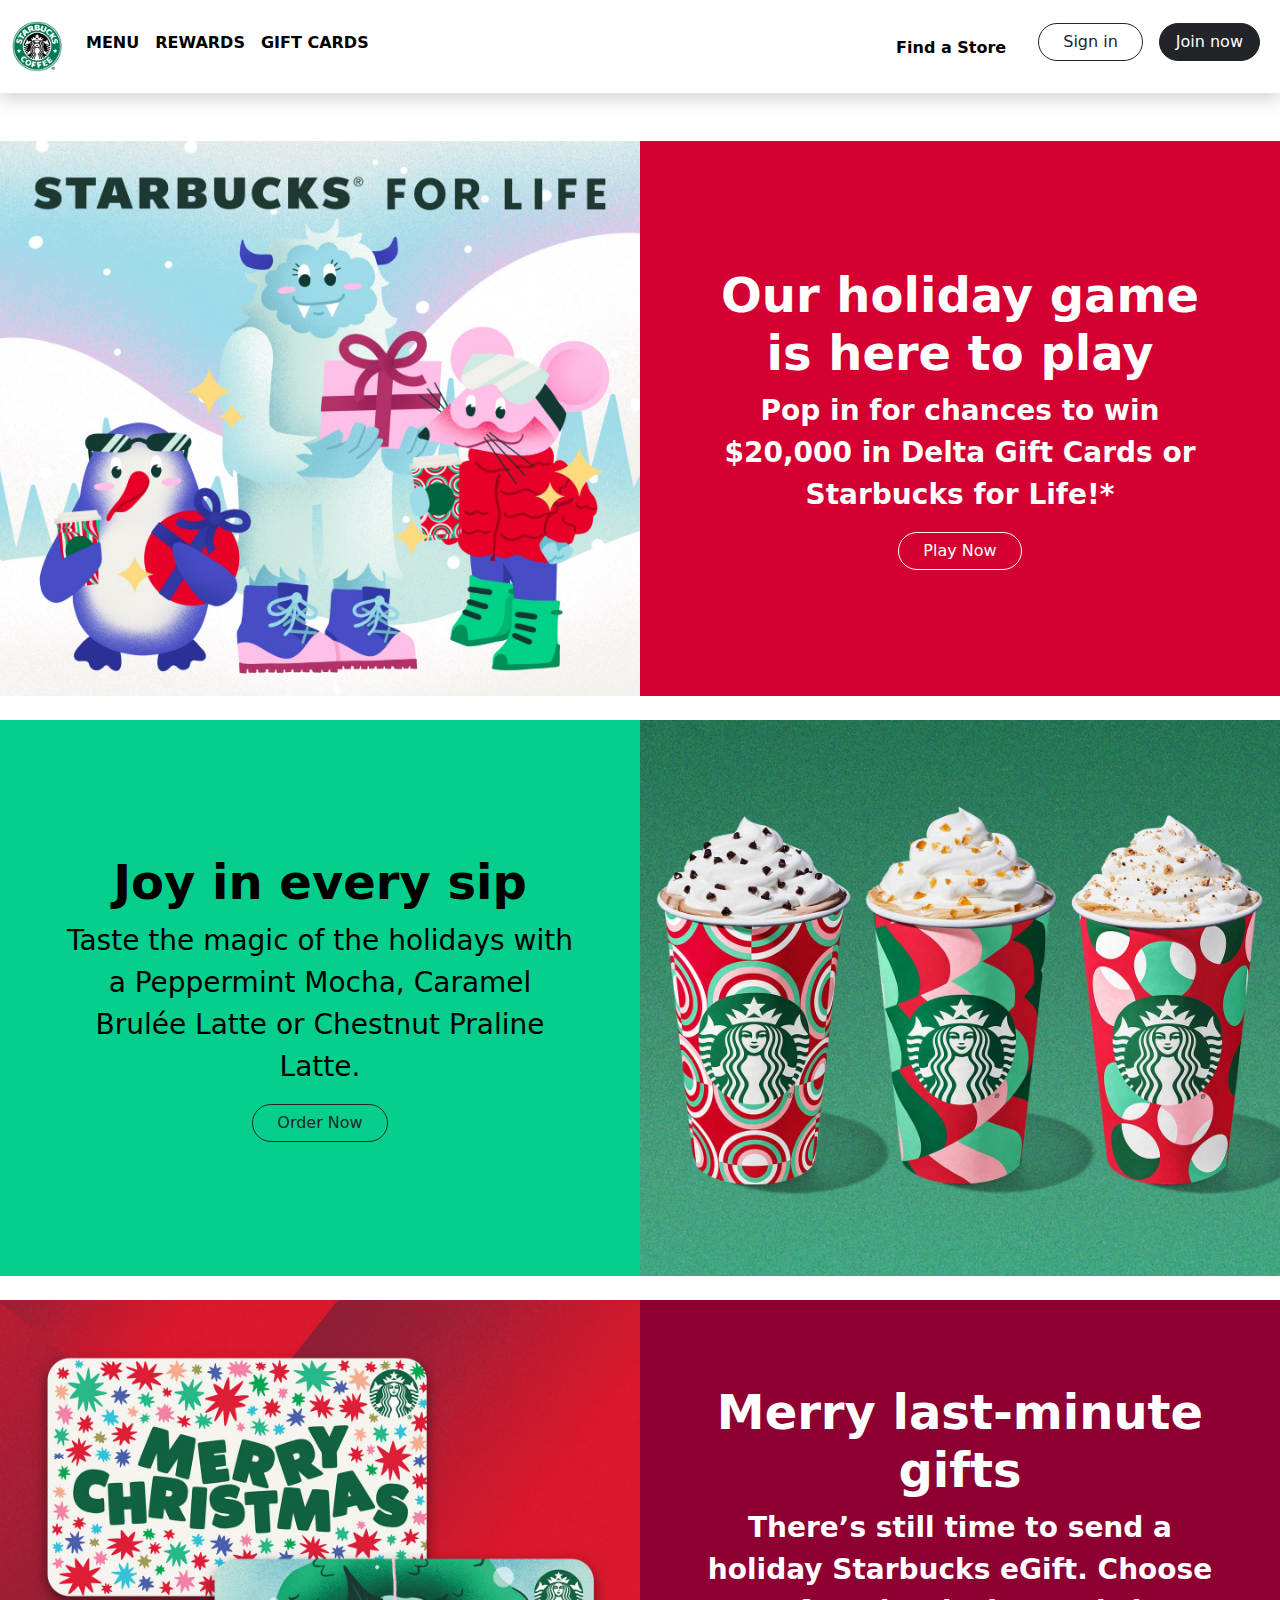
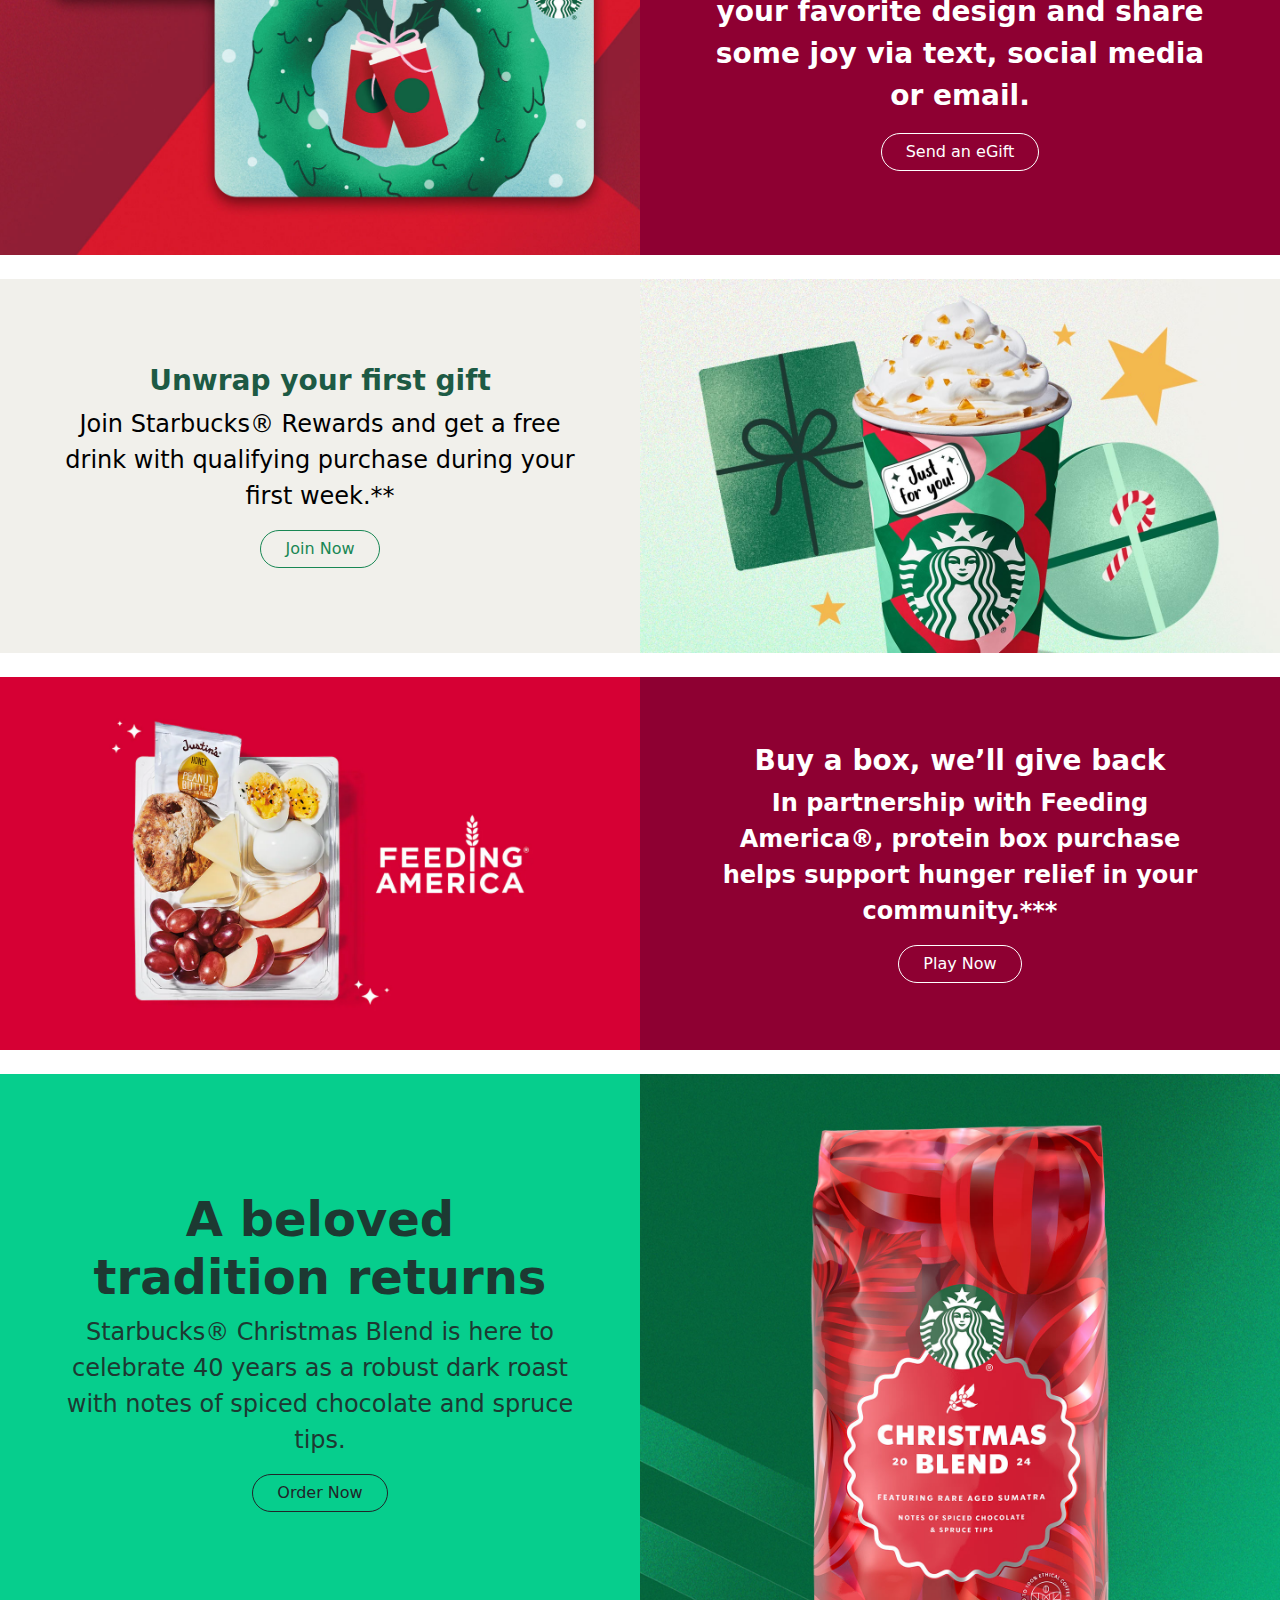
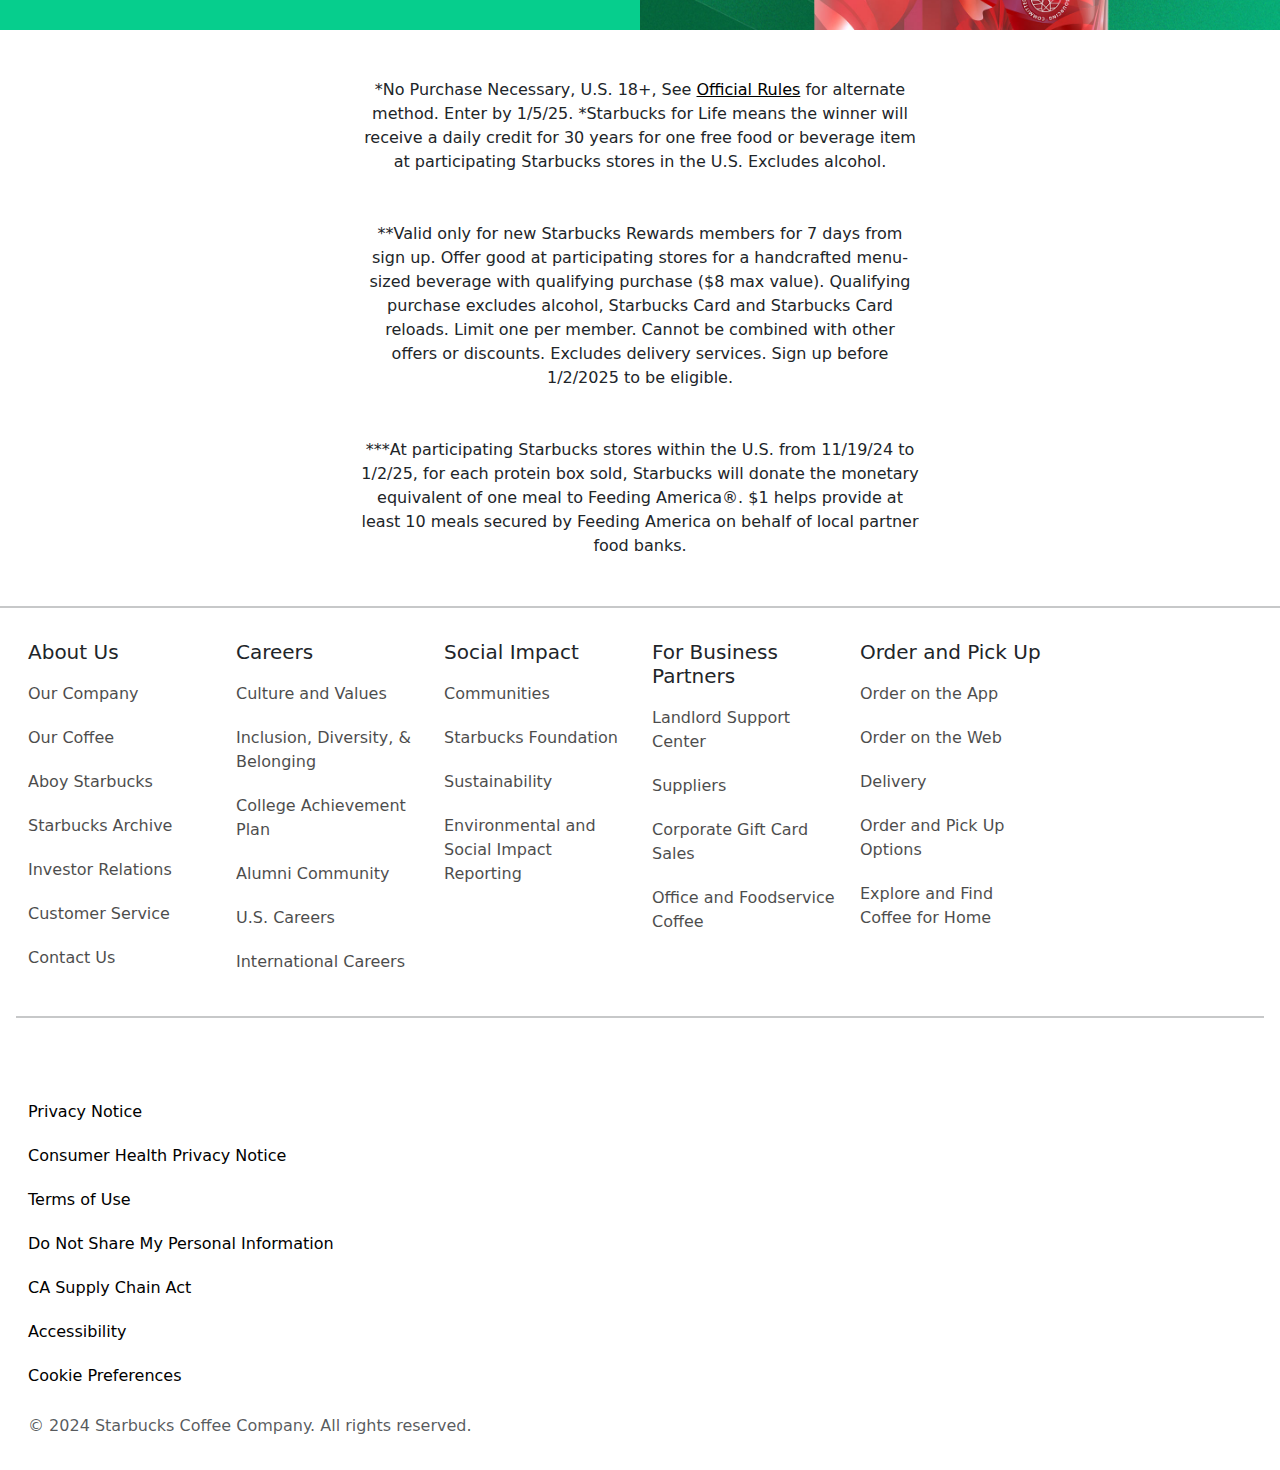
<file: index.html>
<!DOCTYPE html>
<html lang="tr">
<head>
    <meta charset="UTF-8">
    <meta name="viewport" content="width=device-width, initial-scale=1.0">
    <title>Starbucks</title>
    <link href="https://cdn.jsdelivr.net/npm/bootstrap@5.3.3/dist/css/bootstrap.min.css" rel="stylesheet" integrity="sha384-QWTKZyjpPEjISv5WaRU9OFeRpok6YctnYmDr5pNlyT2bRjXh0JMhjY6hW+ALEwIH" crossorigin="anonymous">
    <link rel="stylesheet" href="https://cdnjs.cloudflare.com/ajax/libs/font-awesome/6.7.1/css/all.min.css" integrity="sha512-5Hs3dF2AEPkpNAR7UiOHba+lRSJNeM2ECkwxUIxC1Q/FLycGTbNapWXB4tP889k5T5Ju8fs4b1P5z/iB4nMfSQ==" crossorigin="anonymous" referrerpolicy="no-referrer" />
    <link rel="stylesheet" href="style.css">
</head>
<body>
    <!-- navbar -->
    <header>
        <nav class="navbar navbar-expand-lg py-3 shadow">
            <div class="container-xxl">
                <a style="width: 50px;" class="navbar-brand" href="index.html"><img src="starbucks-coffee-seeklogo.png" alt="starlogo" class="img-fluid"></a>
                <button class="navbar-toggler" type="button" data-bs-toggle="offcanvas" data-bs-target="#offcanvasNavbar" aria-controls="offcanvasNavbar">
                  <span class="navbar-toggler-icon"></span>
                </button>
                <div class="offcanvas offcanvas-end" tabindex="-1" id="offcanvasNavbar" aria-labelledby="offcanvasNavbarLabel">
                  <div class="offcanvas-header">
                    <h5 class="offcanvas-title" id="offcanvasNavbarLabel"></h5>
                    <button type="button" class="btn-close" data-bs-dismiss="offcanvas" aria-label="Close"></button>
                  </div>
                  <div class="offcanvas-body">
                    <ul class="navbar-nav flex-grow-1 pe-3">
                      <li class="nav-item">
                          <a class="nav-link" aria-current="page" href="menü.html">MENU</a>
                      </li>
                      <li class="nav-item">
                          <a class="nav-link" href="rewards.html">REWARDS</a>
                      </li>
                      <li class="nav-item">
                          <a class="nav-link" href="gift-card.html">GIFT CARDS</a>
                      </li>
                      </ul>
                      <ul class="navbar-nav ms-auto">
                          <hr>
                          <li class="nav-item me-4">
                              <a class="nav-link" href="#">
                                  <i class="fa-solid fa-location-dot fs-5" style="color: #000000;"></i>
                                  Find a Store
                              </a>
                          </li>
                          <li class="nav-item me-3">
                              <button type="button" class="btn btn-outline-dark rounded-5 mt-3 mt-lg-0 px-4">Sign in</button>
                          </li>
                          <li class="nav-item me-2">
                              <button type="button" class="btn btn-dark rounded-5 mt-3 mt-lg-0 px-3">Join now</button>
                          </li>
                    </ul>
                  </div>
                </div>
            </div>
        </nav> 
    </header>
    
    <!-- resim cardları -->
    <section>
        <div class="container-xxl mt-5">
            <div class="row">
                <div class="col-md-6 col-12 bg-danger p-0 d-flex align-items-center">
                    <img src="resim1.jpg" alt="resim1" class="img-fluid">
                </div>
                <div class="col-md-6 col-12 bg-danger d-flex align-items-center justify-content-center">
                    <div class="text-white p-md-5 p-3">
                        <div class="my-2">
                            <h3 class="display-5 fw-bold text-center">Our holiday game is here to play</h3>
                        </div>
                        <div class="my-2">
                            <p class="text-center fw-bold fs-3">Pop in for chances to win $20,000 in Delta Gift Cards or Starbucks for Life!*</p>
                        </div>
                        <div class="d-flex justify-content-center my-2">
                            <button type="button" class="btn btn-danger rounded-5 px-4">Play Now</button>
                        </div>
                    </div>
                </div>
            </div>

            <div class="row mt-4">
                <div class="col-md-6 col-12 bg-success d-flex align-items-center justify-content-center order-2 order-md-1">
                    <div class="text-black p-md-5 p-3">
                        <div class="my-2">
                            <h3 class="display-5 fw-bold text-center">Joy in every sip</h3>
                        </div>
                        <div class="my-2">
                            <p class="text-center fs-3">Taste the magic of the holidays with a Peppermint Mocha, Caramel Brulée Latte or Chestnut Praline Latte.</p>
                        </div>
                        <div class="my-2 d-flex align-items-center justify-content-center">
                            <button type="button" class="btn btn-outline-dark rounded-5 px-4">Order Now</button>
                        </div>
                    </div>
                </div>
                <div class="col-md-6 col-12 bg-success p-0 d-flex align-items-center order-1 order-md-2">
                    <img src="resim2.jpg" alt="resim2" class="img-fluid">
                </div>
            </div>

            <div class="row mt-4">
                <div class="col-md-6 col-12 bg-danger d-flex align-items-center red-col p-0">
                    <img src="resim3.jpg" alt="resim3" class="img-fluid">
                </div>
                <div class="col-md-6 col-12 bg-danger d-flex align-items-center justify-content-center red-col">
                    <div class="text-white p-md-5 p-3">
                        <div class="my-2">
                            <h3 class="display-5 fw-bold text-center">Merry last-minute gifts</h3>
                        </div>
                        <div class="my-2">
                            <p class="text-center fw-bold fs-3">There’s still time to send a holiday Starbucks eGift. Choose your favorite design and share some joy via text, social media or email.</p>
                        </div>
                        <div class="d-flex justify-content-center my-2">
                            <button type="button" class="btn btn-danger rounded-5 px-4 red-buton">Send an eGift</button>
                        </div>
                    </div>
                </div>
            </div>

            <div class="row mt-4">
                <div class="col-md-6 col-12 bg-light d-flex align-items-center justify-content-center order-2 order-md-1">
                    <div class="text-black p-md-5 p-3">
                        <div class="my-2">
                            <h3 class="fw-bold text-center h3-unwrap">Unwrap your first gift</h3>
                        </div>
                        <div class="my-2">
                            <p class="text-center fs-4">Join Starbucks® Rewards and get a free drink with qualifying purchase during your first week.**</p>
                        </div>
                        <div class="my-2 d-flex align-items-center justify-content-center">
                            <button type="button" class="btn btn-outline-success rounded-5 px-4">Join Now</button>
                        </div>
                    </div>
                </div>
                <div class="col-md-6 col-12 bg-light p-0 d-flex align-items-center order-1 order-md-2">
                    <img src="resim4.jpg" alt="resim4" class="img-fluid">
                </div>
            </div>

            <div class="row mt-4">
                <div class="col-md-6 col-12 bg-danger2 d-flex align-items-center p-0">
                    <img src="resim5.webp" alt="resim5" class="img-fluid w-100">
                </div>
                <div class="col-md-6 col-12 bg-danger2 d-flex align-items-center justify-content-center">
                    <div class="text-white p-md-5 p-3">
                        <div class="my-2">
                            <h3 class="fw-bold text-center">Buy a box, we’ll give back​​</h3>
                        </div>
                        <div class="my-2">
                            <p class="text-center fw-bold fs-4">In partnership with Feeding America®, protein box purchase helps support hunger relief in your community.***</p>
                        </div>
                        <div class="d-flex justify-content-center my-2">
                            <button type="button" class="btn btn-danger buton-danger-2 rounded-5 px-4">Play Now</button>
                        </div>
                    </div>
                </div>
            </div>

            <div class="row mt-4">
                <div class="col-md-6 col-12 bg-success d-flex align-items-center justify-content-center order-2 order-md-1">
                    <div class="text-black p-md-5 p-3 card6-text">
                        <div class="my-2">
                            <h3 class="display-5 fw-bold text-center">A beloved tradition returns</h3>
                        </div>
                        <div class="my-2">
                            <p class="text-center fs-4">Starbucks® Christmas Blend is here to celebrate 40 years as a robust dark roast with notes of spiced chocolate and spruce tips.</p>
                        </div>
                        <div class="my-2 d-flex align-items-center justify-content-center">
                            <button type="button" class="btn btn-outline-dark rounded-5 px-4">Order Now</button>
                        </div>
                    </div>
                </div>
                <div class="col-md-6 col-12 bg-success d-flex align-items-center order-1 order-md-2 p-0">
                    <img src="resim6.jpg" alt="resim6" class="img-fluid w-100">
                </div>
            </div>
        </div>
    </section>
<!-- sadece yazı olan -->
    <main>
        <div class="container mt-5">
            <div class="text-center col-md-6 col-12 mx-auto">
                *No Purchase Necessary, U.S. 18+, See <a href="#" class="text-black">Official Rules</a> for alternate method. Enter by 1/5/25. *Starbucks for Life means the winner will receive a daily credit for 30 years for one free food or beverage item at participating Starbucks stores in the U.S. Excludes alcohol.
             </div>
             <div class="text-center col-md-6 mx-auto mt-5">
                **Valid only for new Starbucks Rewards members for 7 days from sign up. Offer good at participating stores for a handcrafted menu-sized beverage with qualifying purchase ($8 max value). Qualifying purchase excludes alcohol, Starbucks Card and Starbucks Card reloads. Limit one per member. Cannot be combined with other offers or discounts. Excludes delivery services. Sign up before 1/2/2025 to be eligible.
             </div>
             <div class="text-center col-md-6 mx-auto my-5">
                ***At participating Starbucks stores within the U.S. from 11/19/24 to 1/2/25, for each protein box sold, Starbucks will donate the monetary equivalent of one meal to Feeding America®. $1 helps provide at least 10 meals secured by Feeding America on behalf of local partner food banks.
             </div>
        </div>
        <hr class="border-2">
    </main>
<!-- footer kısmı -->
    <footer class="p-3">
        <div class="container-fluid d-lg-block d-none">
            <div class="row">
                <div class="col-lg-2">
                    <div>
                        <h5>About Us</h5>
                        <ul class="list-unstyled linklerim">
                            <li>
                                <a href="#">Our Company</a>
                            </li>
                            <li>
                                <a href="#">Our Coffee</a>
                            </li>
                            <li>
                                <a href="#">Aboy Starbucks</a>
                            </li>
                            <li>
                                <a href="#">Starbucks Archive</a>
                            </li>
                            <li>
                                <a href="#">Investor Relations</a>
                            </li>
                            <li>
                                <a href="#">Customer Service</a>
                            </li>
                            <li>
                                <a href="#">Contact Us</a>
                            </li>
                        </ul>
                    </div>
                </div>
                <div class="col-lg-2">
                    <div>
                        <h5>Careers</h5>
                        <ul class="list-unstyled linklerim">
                            <li>
                                <a href="#">Culture and Values</a>
                            </li>
                            <li>
                                <a href="#">Inclusion, Diversity, & Belonging</a>
                            </li>
                            <li>
                                <a href="#">College Achievement Plan</a>
                            </li>
                            <li>
                                <a href="#">Alumni Community</a>
                            </li>
                            <li>
                                <a href="#">U.S. Careers</a>
                            </li>
                            <li>
                                <a href="#">International Careers</a>
                            </li>
                        </ul>
                    </div>
                </div>
                <div class="col-lg-2">
                    <div>
                        <h5>Social Impact</h5>
                        <ul class="list-unstyled linklerim">
                            <li>
                                <a href="#">Communities</a>
                            </li>
                            <li>
                                <a href="#">Starbucks Foundation</a>
                            </li>
                            <li>
                                <a href="#">Sustainability</a>
                            </li>
                            <li>
                                <a href="#">Environmental and Social Impact Reporting</a>
                            </li>
                        </ul>
                    </div>
                </div>
                <div class="col-lg-2">
                    <div>
                        <h5>For Business Partners</h5>
                        <ul class="list-unstyled linklerim">
                            <li>
                                <a href="#">Landlord Support Center</a>
                            </li>
                            <li>
                                <a href="#">Suppliers</a>
                            </li>
                            <li>
                                <a href="#">Corporate Gift Card Sales</a>
                            </li>
                            <li>
                                <a href="#">Office and Foodservice Coffee</a>
                            </li>
                        </ul>
                    </div>
                </div>
                <div class="col-lg-2">
                    <div>
                        <h5>Order and Pick Up</h5>
                        <ul class="list-unstyled linklerim">
                            <li>
                                <a href="#">Order on the App</a>
                            </li>
                            <li>
                                <a href="#">Order on the Web</a>
                            </li>
                            <li>
                                <a href="#">Delivery</a>
                            </li>
                            <li>
                                <a href="#">Order and Pick Up Options</a>
                            </li>
                            <li>
                                <a href="#">Explore and Find Coffee for Home</a>
                            </li>
                        </ul>
                    </div>
                </div>
            </div>
        </div>
        

        <div class="container-fluid my-5 d-lg-none">
           
            <div class="accordion accordion-flush" id="accordionFlushAboutUs">
                <div class="accordion-item">
                    <h2 class="accordion-header" id="flush-headingAboutUs">
                        <button class="accordion-button collapsed fs-4" type="button" data-bs-toggle="collapse" data-bs-target="#flush-collapseAboutUs" aria-expanded="false" aria-controls="flush-collapseAboutUs">
                            About Us
                        </button>
                    </h2>
                    <div id="flush-collapseAboutUs" class="accordion-collapse collapse" aria-labelledby="flush-headingAboutUs" data-bs-parent="#accordionFlushAboutUs">
                        <div class="accordion-body">
                            <ul class="list-unstyled linklerim">
                                <li><a href="#">Our Company</a></li>
                                <li><a href="#">Our Coffee</a></li>
                                <li><a href="#">About Starbucks</a></li>
                                <li><a href="#">Starbucks Archive</a></li>
                                <li><a href="#">Investor Relations</a></li>
                                <li><a href="#">Customer Service</a></li>
                                <li><a href="#">Contact Us</a></li>
                            </ul>
                        </div>
                    </div>
                </div>
            </div>
        
            <div class="accordion accordion-flush" id="accordionFlushCareers">
                <div class="accordion-item">
                    <h2 class="accordion-header" id="flush-headingCareers">
                        <button class="accordion-button collapsed fs-4" type="button" data-bs-toggle="collapse" data-bs-target="#flush-collapseCareers" aria-expanded="false" aria-controls="flush-collapseCareers">
                            Careers
                        </button>
                    </h2>
                    <div id="flush-collapseCareers" class="accordion-collapse collapse" aria-labelledby="flush-headingCareers" data-bs-parent="#accordionFlushCareers">
                        <div class="accordion-body">
                            <ul class="list-unstyled linklerim">
                                <li><a href="#">Culture and Values</a></li>
                                <li><a href="#">Inclusion, Diversity, & Belonging</a></li>
                                <li><a href="#">College Achievement Plan</a></li>
                                <li><a href="#">Alumni Community</a></li>
                                <li><a href="#">U.S. Careers</a></li>
                                <li><a href="#">International Careers</a></li>
                            </ul>
                        </div>
                    </div>
                </div>
            </div>
        
            <div class="accordion accordion-flush" id="accordionFlushSocialImpact">
                <div class="accordion-item">
                    <h2 class="accordion-header" id="flush-headingSocialImpact">
                        <button class="accordion-button collapsed fs-4" type="button" data-bs-toggle="collapse" data-bs-target="#flush-collapseSocialImpact" aria-expanded="false" aria-controls="flush-collapseSocialImpact">
                            Social Impact
                        </button>
                    </h2>
                    <div id="flush-collapseSocialImpact" class="accordion-collapse collapse" aria-labelledby="flush-headingSocialImpact" data-bs-parent="#accordionFlushSocialImpact">
                        <div class="accordion-body">
                            <ul class="list-unstyled linklerim">
                                <li><a href="#">Communities</a></li>
                                <li><a href="#">Starbucks Foundation</a></li>
                                <li><a href="#">Sustainability</a></li>
                                <li><a href="#">Environmental and Social Impact Reporting</a></li>
                            </ul>
                        </div>
                    </div>
                </div>
            </div>
        
            <div class="accordion accordion-flush" id="accordionFlushBusinessPartners">
                <div class="accordion-item">
                    <h2 class="accordion-header" id="flush-headingBusinessPartners">
                        <button class="accordion-button collapsed fs-4" type="button" data-bs-toggle="collapse" data-bs-target="#flush-collapseBusinessPartners" aria-expanded="false" aria-controls="flush-collapseBusinessPartners">
                            For Business Partners
                        </button>
                    </h2>
                    <div id="flush-collapseBusinessPartners" class="accordion-collapse collapse" aria-labelledby="flush-headingBusinessPartners" data-bs-parent="#accordionFlushBusinessPartners">
                        <div class="accordion-body">
                            <ul class="list-unstyled linklerim">
                                <li><a href="#">Landlord Support Center</a></li>
                                <li><a href="#">Suppliers</a></li>
                                <li><a href="#">Corporate Gift Card Sales</a></li>
                                <li><a href="#">Office and Foodservice Coffee</a></li>
                            </ul>
                        </div>
                    </div>
                </div>
            </div>
        
            <div class="accordion accordion-flush" id="accordionFlushOrderPickUp">
                <div class="accordion-item">
                    <h2 class="accordion-header" id="flush-headingOrderPickUp">
                        <button class="accordion-button collapsed fs-4" type="button" data-bs-toggle="collapse" data-bs-target="#flush-collapseOrderPickUp" aria-expanded="false" aria-controls="flush-collapseOrderPickUp">
                            Order and Pick Up
                        </button>
                    </h2>
                    <div id="flush-collapseOrderPickUp" class="accordion-collapse collapse" aria-labelledby="flush-headingOrderPickUp" data-bs-parent="#accordionFlushOrderPickUp">
                        <div class="accordion-body">
                            <ul class="list-unstyled linklerim">
                                <li><a href="#">Order on the App</a></li>
                                <li><a href="#">Order on the Web</a></li>
                                <li><a href="#">Delivery</a></li>
                                <li><a href="#">Order and Pick Up Options</a></li>
                                <li><a href="#">Explore and Find Coffee for Home</a></li>
                            </ul>
                        </div>
                    </div>
                </div>
            </div>
        </div>        
        
        <hr class="border-2">

        <div class="container-fluid">
            <div class="py-3">
                <i class="fa-brands fa-spotify fa-2xl me-3" style="color: #000000;"></i>
                <i class="fa-brands fa-facebook fa-2xl me-3" style="color: #000000;"></i>
                <i class="fa-brands fa-pinterest fa-2xl me-3" style="color: #000000;"></i>
                <i class="fa-brands fa-instagram fa-2xl me-3" style="color: #000000;"></i>
                <i class="fa-brands fa-youtube fa-2xl me-3" style="color: #000000;"></i>
                <i class="fa-brands fa-x-twitter fa-2xl me-3" style="color: #000000;"></i>
            </div>
            <div>
                <ul class="list-unstyled linklerim2">
                    <li><a href="#">Privacy Notice</a></li>
                    <li><a href="#">Consumer Health Privacy Notice</a></li>
                    <li><a href="#">Terms of Use</a></li>
                    <li><a href="#">Do Not Share My Personal Information</a></li>
                    <li><a href="#">CA Supply Chain Act</a></li>
                    <li><a href="#">Accessibility</a></li>
                    <li><a href="#">Cookie Preferences</a></li>
                </ul>
                <p class="text-muted">© 2024 Starbucks Coffee Company. All rights reserved.</p>
            </div>
        </div>
    </footer>

    <script src="https://cdn.jsdelivr.net/npm/@popperjs/core@2.11.8/dist/umd/popper.min.js" integrity="sha384-I7E8VVD/ismYTF4hNIPjVp/Zjvgyol6VFvRkX/vR+Vc4jQkC+hVqc2pM8ODewa9r" crossorigin="anonymous"></script>
    <script src="https://cdn.jsdelivr.net/npm/bootstrap@5.3.3/dist/js/bootstrap.min.js" integrity="sha384-0pUGZvbkm6XF6gxjEnlmuGrJXVbNuzT9qBBavbLwCsOGabYfZo0T0to5eqruptLy" crossorigin="anonymous"></script>    
</body>
</html>
</file>
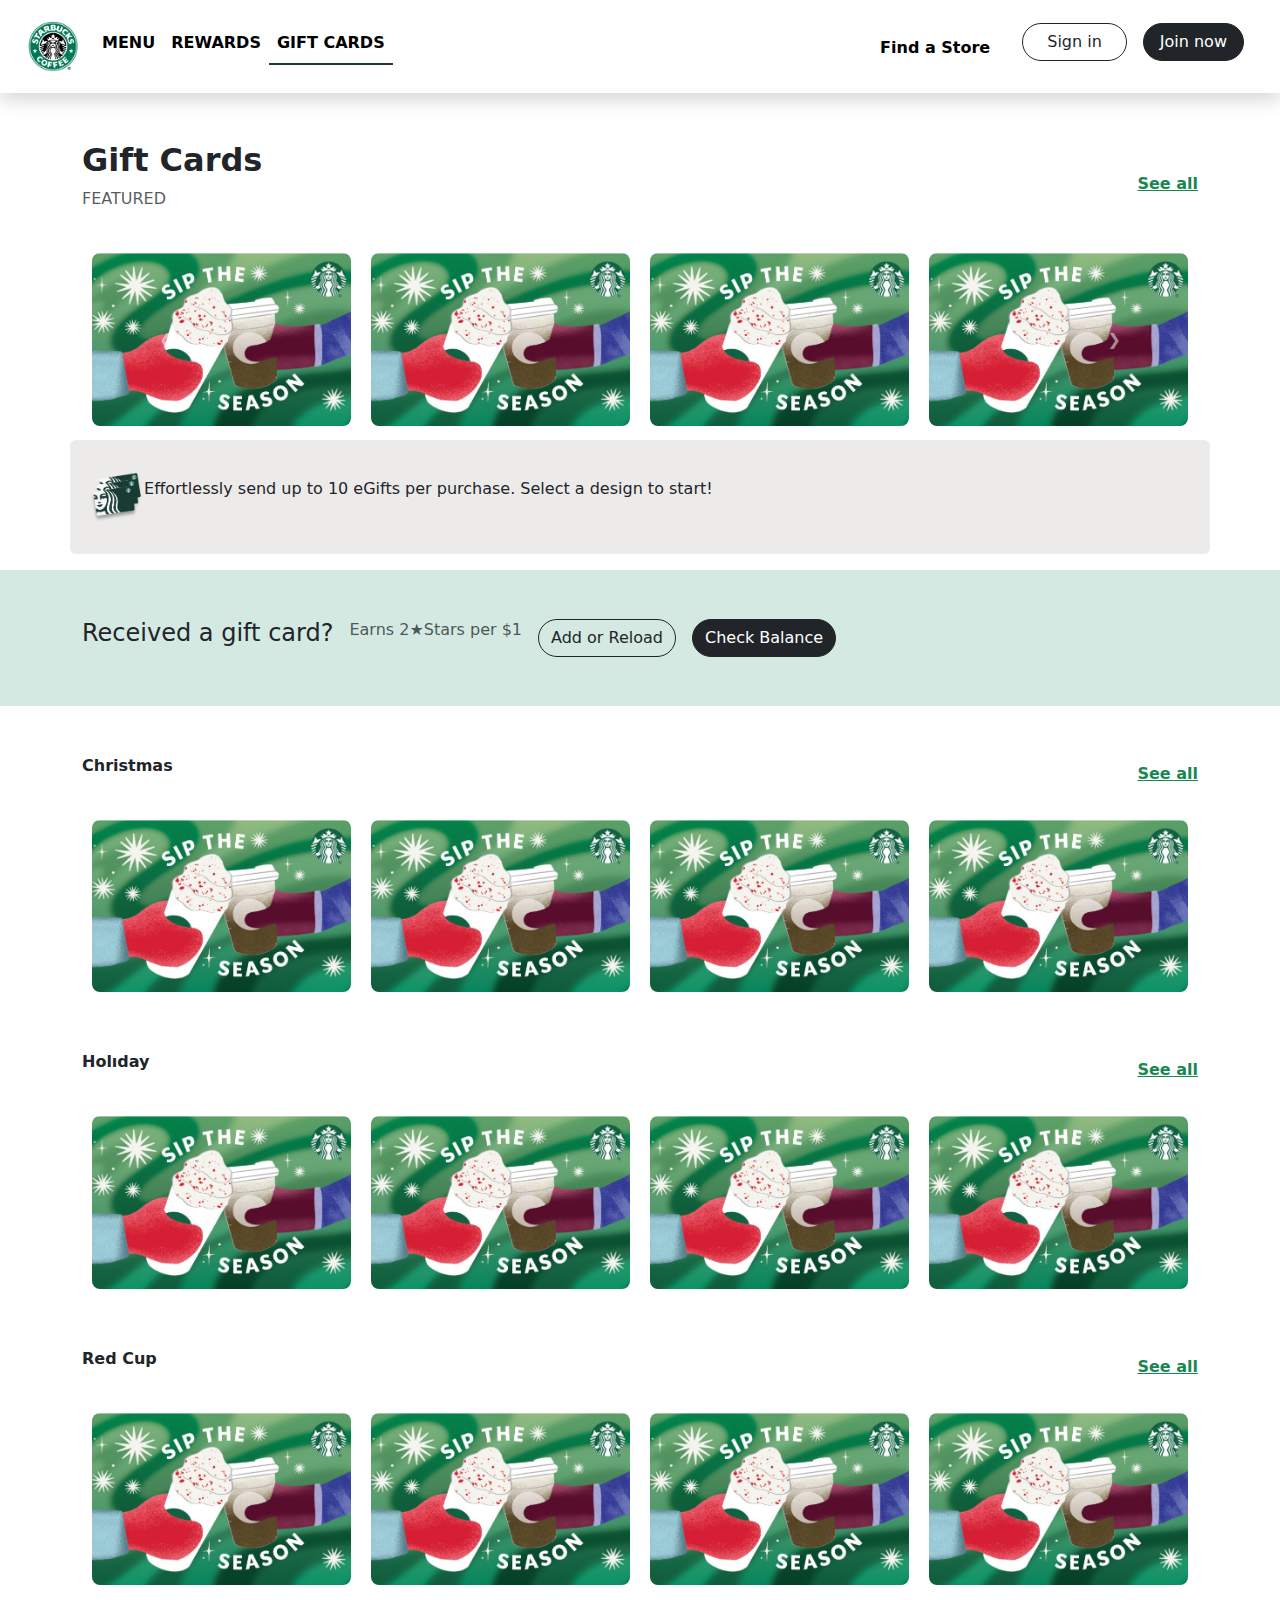
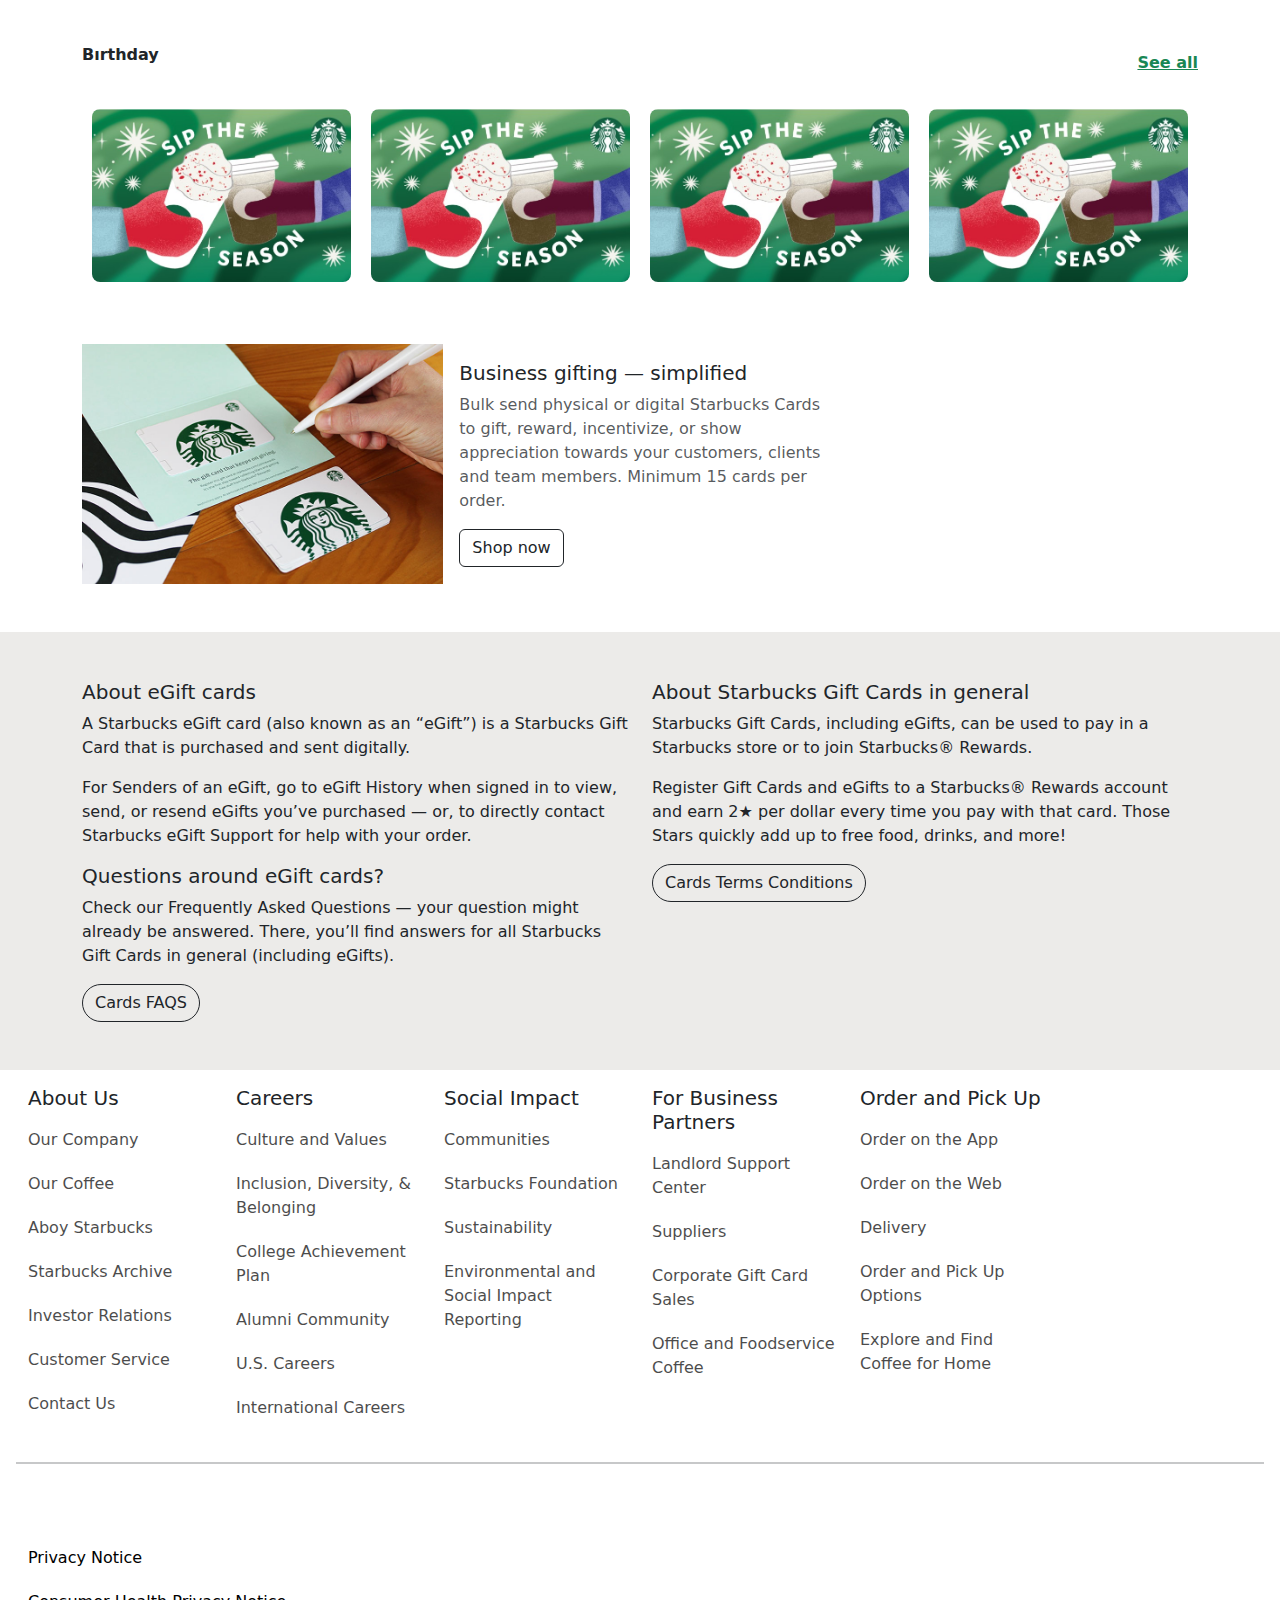
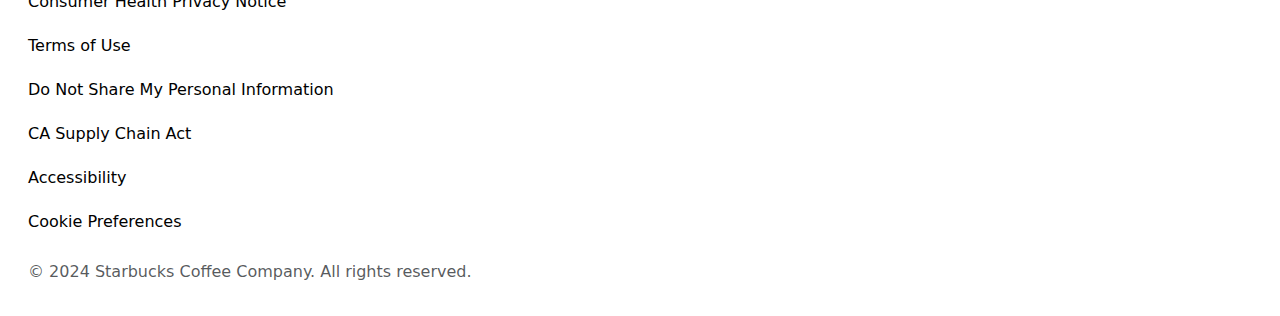
<file: gift-card.html>
<!doctype html>
<html lang="en">
  <head>
    <meta charset="utf-8">
    <meta name="viewport" content="width=device-width, initial-scale=1">
    <title>Bootstrap demo</title>
    <link href="https://cdn.jsdelivr.net/npm/bootstrap@5.3.3/dist/css/bootstrap.min.css" rel="stylesheet" integrity="sha384-QWTKZyjpPEjISv5WaRU9OFeRpok6YctnYmDr5pNlyT2bRjXh0JMhjY6hW+ALEwIH" crossorigin="anonymous">
    <link rel="stylesheet" href="https://cdnjs.cloudflare.com/ajax/libs/font-awesome/6.7.1/css/all.min.css" integrity="sha512-5Hs3dF2AEPkpNAR7UiOHba+lRSJNeM2ECkwxUIxC1Q/FLycGTbNapWXB4tP889k5T5Ju8fs4b1P5z/iB4nMfSQ==" crossorigin="anonymous" referrerpolicy="no-referrer" />
    <link rel="stylesheet" href="gift.css">
  </head>
  <body>
    
<!-- navbar -->
<header>
    <nav class="navbar navbar-expand-lg py-3 px-3 shadow">
        <div class="container-fluid images">
            <a style="width: 50px;" class="navbar-brand" href="index.html"><img src="starbucks-coffee-seeklogo.png" alt="starlogo" class="img-fluid"></a>
            <button class="navbar-toggler" type="button" data-bs-toggle="offcanvas" data-bs-target="#offcanvasNavbar" aria-controls="offcanvasNavbar">
              <span class="navbar-toggler-icon"></span>
            </button>
            <div class="offcanvas offcanvas-end" tabindex="-1" id="offcanvasNavbar" aria-labelledby="offcanvasNavbarLabel">
              <div class="offcanvas-header">
                <h5 class="offcanvas-title" id="offcanvasNavbarLabel"></h5>
                <button type="button" class="btn-close" data-bs-dismiss="offcanvas" aria-label="Close"></button>
              </div>
              <div class="offcanvas-body">
                <ul class="navbar-nav flex-grow-1 pe-3">
                  <li class="nav-item">
                      <a class="nav-link" aria-current="page" href="menü.html">MENU</a>
                  </li>
                  <li class="nav-item">
                      <a class="nav-link" href="rewards.html">REWARDS</a>
                  </li>
                  <li class="nav-item">
                      <a class="nav-link active" href="gift-card.html">GIFT CARDS</a>
                  </li>
                  </ul>
                  <ul class="navbar-nav ms-auto">
                      <hr>
                      <li class="nav-item me-4">
                          <a class="nav-link" href="#">
                              <i class="fa-solid fa-location-dot fs-5" style="color: #000000;"></i>
                              Find a Store
                          </a>
                      </li>
                      <li class="nav-item me-3">
                          <button type="button" class="btn btn-outline-dark rounded-5 mt-3 mt-lg-0 px-4">Sign in</button>
                      </li>
                      <li class="nav-item me-2">
                          <button type="button" class="btn btn-dark rounded-5 mt-3 mt-lg-0 px-3">Join now</button>
                      </li>
                </ul>
              </div>
            </div>
        </div>
    </nav> 
</header>

<section>
    <div class="container my-5 mb-1">
        <!-- Başlık -->
        <div class="d-flex justify-content-between align-items-center mb-3">
            <div>
                <h2 class="fw-bold">Gift Cards</h2>
                <p class="text-muted">FEATURED</p>
            </div>
            <a href="#" class="text-success fw-bold">See all</a>
        </div>

        <!-- Gift Card Slider -->
        <div class="gift-card-container">
            <!-- Sol Ok -->
            <button class="carousel-control carousel-control-prev" id="prevBtn">&#10094;</button>

            <!-- Kartlar -->
            <div class="gift-card-wrapper" id="giftCardWrapper">
                <div class="gift-card">
                    <img src="card1.jpg" alt="Card 1">
                </div>
                <div class="gift-card">
                    <img src="card1.jpg" alt="Card 2">
                </div>
                <div class="gift-card">
                    <img src="card1.jpg" alt="Card 3">
                </div>
                <div class="gift-card">
                    <img src="card1.jpg" alt="Card 4">
                </div>
                <div class="gift-card">
                    <img src="card1.jpg" alt="Card 5">
                </div>
                <div class="gift-card">
                    <img src="card1.jpg" alt="Card 6">
                </div>
                <div class="gift-card">
                    <img src="card1.jpg" alt="Card 7">
                </div>
                <div class="gift-card">
                    <img src="card1.jpg" alt="Card 8">
                </div>
            </div>

            <!-- Sağ Ok -->
            <button class="carousel-control carousel-control-next" id="nextBtn">&#10095;</button>
        </div>
    </div>
</section>

<section>
    <div class="container bg-light rounded-2 py-4">
        <div class="d-flex align-items-center p-2">
            <img style="height: 50px;" src="cards.png" alt="cards" class="img-fluid">
            <p class="fw-normal">Effortlessly send up to 10 eGifts per purchase. Select a design to start!</p>
        </div>
    </div>
</section>

<section class="bg-success mt-3">
    <div class="container">
        <div class="d-md-flex align-items-center py-5">
            <h4 class="me-3">Received a gift card?</h4>
            <p class="text-muted me-3">Earns 2★Stars per $1</p>
            <button type="button" class="btn btn-outline-dark rounded-5 me-3">Add or Reload</button>
            <button type="button" class="btn btn-dark rounded-5">Check Balance</button>
        </div>
    </div>
</section>

<section>
    <div class="container my-5 mb-1">
        <!-- Başlık -->
        <div class="d-flex justify-content-between align-items-center mb-3">
            <div>
                <p class="fw-bold">Christmas</p>
            </div>
            <a href="#" class="text-success fw-bold">See all</a>
        </div>

        <!-- Gift Card Slider -->
        <div class="gift-card-container">

            <!-- Kartlar -->
            <div class="gift-card-wrapper" id="giftCardWrapper">
                <div class="gift-card">
                    <img src="card1.jpg" alt="Card 1">
                </div>
                <div class="gift-card">
                    <img src="card1.jpg" alt="Card 2">
                </div>
                <div class="gift-card">
                    <img src="card1.jpg" alt="Card 3">
                </div>
                <div class="gift-card">
                    <img src="card1.jpg" alt="Card 4">
                </div>
                <div class="gift-card">
                    <img src="card1.jpg" alt="Card 5">
                </div>
                <div class="gift-card">
                    <img src="card1.jpg" alt="Card 6">
                </div>
                <div class="gift-card">
                    <img src="card1.jpg" alt="Card 7">
                </div>
                <div class="gift-card">
                    <img src="card1.jpg" alt="Card 8">
                </div>
            </div>

        </div>
    </div>
</section>

<section>
    <div class="container my-5 mb-1">
        <!-- Başlık -->
        <div class="d-flex justify-content-between align-items-center mb-3">
            <div>
                <p class="fw-bold">Holıday</p>
            </div>
            <a href="#" class="text-success fw-bold">See all</a>
        </div>

        <!-- Gift Card Slider -->
        <div class="gift-card-container">

            <!-- Kartlar -->
            <div class="gift-card-wrapper" id="giftCardWrapper">
                <div class="gift-card">
                    <img src="card1.jpg" alt="Card 1">
                </div>
                <div class="gift-card">
                    <img src="card1.jpg" alt="Card 2">
                </div>
                <div class="gift-card">
                    <img src="card1.jpg" alt="Card 3">
                </div>
                <div class="gift-card">
                    <img src="card1.jpg" alt="Card 4">
                </div>
                <div class="gift-card">
                    <img src="card1.jpg" alt="Card 5">
                </div>
                <div class="gift-card">
                    <img src="card1.jpg" alt="Card 6">
                </div>
                <div class="gift-card">
                    <img src="card1.jpg" alt="Card 7">
                </div>
                <div class="gift-card">
                    <img src="card1.jpg" alt="Card 8">
                </div>
            </div>

        </div>
    </div>
</section>

<section>
    <div class="container my-5 mb-1">
        <!-- Başlık -->
        <div class="d-flex justify-content-between align-items-center mb-3">
            <div>
                <p class="fw-bold">Red Cup</p>
            </div>
            <a href="#" class="text-success fw-bold">See all</a>
        </div>

        <!-- Gift Card Slider -->
        <div class="gift-card-container">

            <!-- Kartlar -->
            <div class="gift-card-wrapper" id="giftCardWrapper">
                <div class="gift-card">
                    <img src="card1.jpg" alt="Card 1">
                </div>
                <div class="gift-card">
                    <img src="card1.jpg" alt="Card 2">
                </div>
                <div class="gift-card">
                    <img src="card1.jpg" alt="Card 3">
                </div>
                <div class="gift-card">
                    <img src="card1.jpg" alt="Card 4">
                </div>
                <div class="gift-card">
                    <img src="card1.jpg" alt="Card 5">
                </div>
                <div class="gift-card">
                    <img src="card1.jpg" alt="Card 6">
                </div>
                <div class="gift-card">
                    <img src="card1.jpg" alt="Card 7">
                </div>
                <div class="gift-card">
                    <img src="card1.jpg" alt="Card 8">
                </div>
            </div>

        </div>
    </div>
</section>

<section>
    <div class="container my-5 mb-1">
        <!-- Başlık -->
        <div class="d-flex justify-content-between align-items-center mb-3">
            <div>
                <p class="fw-bold">Bırthday</p>
            </div>
            <a href="#" class="text-success fw-bold">See all</a>
        </div>

        <!-- Gift Card Slider -->
        <div class="gift-card-container">

            <!-- Kartlar -->
            <div class="gift-card-wrapper" id="giftCardWrapper">
                <div class="gift-card">
                    <img src="card1.jpg" alt="Card 1">
                </div>
                <div class="gift-card">
                    <img src="card1.jpg" alt="Card 2">
                </div>
                <div class="gift-card">
                    <img src="card1.jpg" alt="Card 3">
                </div>
                <div class="gift-card">
                    <img src="card1.jpg" alt="Card 4">
                </div>
                <div class="gift-card">
                    <img src="card1.jpg" alt="Card 5">
                </div>
                <div class="gift-card">
                    <img src="card1.jpg" alt="Card 6">
                </div>
                <div class="gift-card">
                    <img src="card1.jpg" alt="Card 7">
                </div>
                <div class="gift-card">
                    <img src="card1.jpg" alt="Card 8">
                </div>
            </div>

        </div>
    </div>
</section>

<section>
    <div class="container py-5">
        <div class="row d-flex align-items-center g-3">
            <div class="col-md-4 col-12">
                <img src="bulk-gift-cards.jpg" alt="bulk" class="img-fluid">
            </div>
            <div class="col-md-4 col-12">
                <div>
                    <h5>Business gifting — simplified</h5>
                    <p class="text-muted">Bulk send physical or digital Starbucks Cards to gift, reward, incentivize, or show appreciation towards your customers, clients and team members. Minimum 15 cards per order.</p>
                    <button type="button" class="btn btn-outline-dark">Shop now</button>
                </div>
            </div>
        </div>
    </div>
</section>


<main>
    <div class="container">
        <div class="row">
            <div class="col-md-6 col-12 py-5">
                <div>
                    <h5>About eGift cards</h5>
                    <p>A Starbucks eGift card (also known as an “eGift”) is a Starbucks Gift Card that is purchased and sent digitally.</p>
                    <p>For Senders of an eGift, go to eGift History when signed in to view, send, or resend eGifts you’ve purchased — or, to directly contact Starbucks eGift Support for help with your order.</p>

                    <h5>Questions around eGift cards?</h5>
                    <p>Check our Frequently Asked Questions — your question might already be answered. There, you’ll find answers for all Starbucks Gift Cards in general (including eGifts).</p>
                    <button type="button" class="btn btn-outline-dark rounded-5">Cards FAQS</button>
                </div>
            </div>
            <div class="col-md-6 col-12 py-5">
                <div>
                    <h5>About Starbucks Gift Cards in general</h5>
                    <p>Starbucks Gift Cards, including eGifts, can be used to pay in a Starbucks store or to join Starbucks® Rewards.</p>
                    <p>Register Gift Cards and eGifts to a Starbucks® Rewards account and earn 2★ per dollar every time you pay with that card. Those Stars quickly add up to free food, drinks, and more!</p>
                    <button type="button" class="btn btn-outline-dark rounded-5">Cards Terms Conditions</button>
                </div>
            </div>
        </div>
    </div>
</main>

<!-- footer kısmı -->
<footer class="p-3">
    <div class="container-fluid d-lg-block d-none">
        <div class="row">
            <div class="col-lg-2">
                <div>
                    <h5>About Us</h5>
                    <ul class="list-unstyled linklerim">
                        <li>
                            <a href="#">Our Company</a>
                        </li>
                        <li>
                            <a href="#">Our Coffee</a>
                        </li>
                        <li>
                            <a href="#">Aboy Starbucks</a>
                        </li>
                        <li>
                            <a href="#">Starbucks Archive</a>
                        </li>
                        <li>
                            <a href="#">Investor Relations</a>
                        </li>
                        <li>
                            <a href="#">Customer Service</a>
                        </li>
                        <li>
                            <a href="#">Contact Us</a>
                        </li>
                    </ul>
                </div>
            </div>
            <div class="col-lg-2">
                <div>
                    <h5>Careers</h5>
                    <ul class="list-unstyled linklerim">
                        <li>
                            <a href="#">Culture and Values</a>
                        </li>
                        <li>
                            <a href="#">Inclusion, Diversity, & Belonging</a>
                        </li>
                        <li>
                            <a href="#">College Achievement Plan</a>
                        </li>
                        <li>
                            <a href="#">Alumni Community</a>
                        </li>
                        <li>
                            <a href="#">U.S. Careers</a>
                        </li>
                        <li>
                            <a href="#">International Careers</a>
                        </li>
                    </ul>
                </div>
            </div>
            <div class="col-lg-2">
                <div>
                    <h5>Social Impact</h5>
                    <ul class="list-unstyled linklerim">
                        <li>
                            <a href="#">Communities</a>
                        </li>
                        <li>
                            <a href="#">Starbucks Foundation</a>
                        </li>
                        <li>
                            <a href="#">Sustainability</a>
                        </li>
                        <li>
                            <a href="#">Environmental and Social Impact Reporting</a>
                        </li>
                    </ul>
                </div>
            </div>
            <div class="col-lg-2">
                <div>
                    <h5>For Business Partners</h5>
                    <ul class="list-unstyled linklerim">
                        <li>
                            <a href="#">Landlord Support Center</a>
                        </li>
                        <li>
                            <a href="#">Suppliers</a>
                        </li>
                        <li>
                            <a href="#">Corporate Gift Card Sales</a>
                        </li>
                        <li>
                            <a href="#">Office and Foodservice Coffee</a>
                        </li>
                    </ul>
                </div>
            </div>
            <div class="col-lg-2">
                <div>
                    <h5>Order and Pick Up</h5>
                    <ul class="list-unstyled linklerim">
                        <li>
                            <a href="#">Order on the App</a>
                        </li>
                        <li>
                            <a href="#">Order on the Web</a>
                        </li>
                        <li>
                            <a href="#">Delivery</a>
                        </li>
                        <li>
                            <a href="#">Order and Pick Up Options</a>
                        </li>
                        <li>
                            <a href="#">Explore and Find Coffee for Home</a>
                        </li>
                    </ul>
                </div>
            </div>
        </div>
    </div>
    

    <div class="container-fluid my-5 d-lg-none">
       
        <div class="accordion accordion-flush" id="accordionFlushAboutUs">
            <div class="accordion-item">
                <h2 class="accordion-header" id="flush-headingAboutUs">
                    <button class="accordion-button collapsed fs-4" type="button" data-bs-toggle="collapse" data-bs-target="#flush-collapseAboutUs" aria-expanded="false" aria-controls="flush-collapseAboutUs">
                        About Us
                    </button>
                </h2>
                <div id="flush-collapseAboutUs" class="accordion-collapse collapse" aria-labelledby="flush-headingAboutUs" data-bs-parent="#accordionFlushAboutUs">
                    <div class="accordion-body">
                        <ul class="list-unstyled linklerim">
                            <li><a href="#">Our Company</a></li>
                            <li><a href="#">Our Coffee</a></li>
                            <li><a href="#">About Starbucks</a></li>
                            <li><a href="#">Starbucks Archive</a></li>
                            <li><a href="#">Investor Relations</a></li>
                            <li><a href="#">Customer Service</a></li>
                            <li><a href="#">Contact Us</a></li>
                        </ul>
                    </div>
                </div>
            </div>
        </div>
    
        <div class="accordion accordion-flush" id="accordionFlushCareers">
            <div class="accordion-item">
                <h2 class="accordion-header" id="flush-headingCareers">
                    <button class="accordion-button collapsed fs-4" type="button" data-bs-toggle="collapse" data-bs-target="#flush-collapseCareers" aria-expanded="false" aria-controls="flush-collapseCareers">
                        Careers
                    </button>
                </h2>
                <div id="flush-collapseCareers" class="accordion-collapse collapse" aria-labelledby="flush-headingCareers" data-bs-parent="#accordionFlushCareers">
                    <div class="accordion-body">
                        <ul class="list-unstyled linklerim">
                            <li><a href="#">Culture and Values</a></li>
                            <li><a href="#">Inclusion, Diversity, & Belonging</a></li>
                            <li><a href="#">College Achievement Plan</a></li>
                            <li><a href="#">Alumni Community</a></li>
                            <li><a href="#">U.S. Careers</a></li>
                            <li><a href="#">International Careers</a></li>
                        </ul>
                    </div>
                </div>
            </div>
        </div>
    
        <div class="accordion accordion-flush" id="accordionFlushSocialImpact">
            <div class="accordion-item">
                <h2 class="accordion-header" id="flush-headingSocialImpact">
                    <button class="accordion-button collapsed fs-4" type="button" data-bs-toggle="collapse" data-bs-target="#flush-collapseSocialImpact" aria-expanded="false" aria-controls="flush-collapseSocialImpact">
                        Social Impact
                    </button>
                </h2>
                <div id="flush-collapseSocialImpact" class="accordion-collapse collapse" aria-labelledby="flush-headingSocialImpact" data-bs-parent="#accordionFlushSocialImpact">
                    <div class="accordion-body">
                        <ul class="list-unstyled linklerim">
                            <li><a href="#">Communities</a></li>
                            <li><a href="#">Starbucks Foundation</a></li>
                            <li><a href="#">Sustainability</a></li>
                            <li><a href="#">Environmental and Social Impact Reporting</a></li>
                        </ul>
                    </div>
                </div>
            </div>
        </div>
    
        <div class="accordion accordion-flush" id="accordionFlushBusinessPartners">
            <div class="accordion-item">
                <h2 class="accordion-header" id="flush-headingBusinessPartners">
                    <button class="accordion-button collapsed fs-4" type="button" data-bs-toggle="collapse" data-bs-target="#flush-collapseBusinessPartners" aria-expanded="false" aria-controls="flush-collapseBusinessPartners">
                        For Business Partners
                    </button>
                </h2>
                <div id="flush-collapseBusinessPartners" class="accordion-collapse collapse" aria-labelledby="flush-headingBusinessPartners" data-bs-parent="#accordionFlushBusinessPartners">
                    <div class="accordion-body">
                        <ul class="list-unstyled linklerim">
                            <li><a href="#">Landlord Support Center</a></li>
                            <li><a href="#">Suppliers</a></li>
                            <li><a href="#">Corporate Gift Card Sales</a></li>
                            <li><a href="#">Office and Foodservice Coffee</a></li>
                        </ul>
                    </div>
                </div>
            </div>
        </div>
    
        <div class="accordion accordion-flush" id="accordionFlushOrderPickUp">
            <div class="accordion-item">
                <h2 class="accordion-header" id="flush-headingOrderPickUp">
                    <button class="accordion-button collapsed fs-4" type="button" data-bs-toggle="collapse" data-bs-target="#flush-collapseOrderPickUp" aria-expanded="false" aria-controls="flush-collapseOrderPickUp">
                        Order and Pick Up
                    </button>
                </h2>
                <div id="flush-collapseOrderPickUp" class="accordion-collapse collapse" aria-labelledby="flush-headingOrderPickUp" data-bs-parent="#accordionFlushOrderPickUp">
                    <div class="accordion-body">
                        <ul class="list-unstyled linklerim">
                            <li><a href="#">Order on the App</a></li>
                            <li><a href="#">Order on the Web</a></li>
                            <li><a href="#">Delivery</a></li>
                            <li><a href="#">Order and Pick Up Options</a></li>
                            <li><a href="#">Explore and Find Coffee for Home</a></li>
                        </ul>
                    </div>
                </div>
            </div>
        </div>
    </div>        
    
    <hr class="border-2">

    <div class="container-fluid">
        <div class="py-3">
            <i class="fa-brands fa-spotify fa-2xl me-3" style="color: #000000;"></i>
            <i class="fa-brands fa-facebook fa-2xl me-3" style="color: #000000;"></i>
            <i class="fa-brands fa-pinterest fa-2xl me-3" style="color: #000000;"></i>
            <i class="fa-brands fa-instagram fa-2xl me-3" style="color: #000000;"></i>
            <i class="fa-brands fa-youtube fa-2xl me-3" style="color: #000000;"></i>
            <i class="fa-brands fa-x-twitter fa-2xl me-3" style="color: #000000;"></i>
        </div>
        <div>
            <ul class="list-unstyled linklerim2">
                <li><a href="#">Privacy Notice</a></li>
                <li><a href="#">Consumer Health Privacy Notice</a></li>
                <li><a href="#">Terms of Use</a></li>
                <li><a href="#">Do Not Share My Personal Information</a></li>
                <li><a href="#">CA Supply Chain Act</a></li>
                <li><a href="#">Accessibility</a></li>
                <li><a href="#">Cookie Preferences</a></li>
            </ul>
            <p class="text-muted">© 2024 Starbucks Coffee Company. All rights reserved.</p>
        </div>
    </div>
</footer>

<script>
    const wrapper = document.getElementById('giftCardWrapper');
    const prevBtn = document.getElementById('prevBtn');
    const nextBtn = document.getElementById('nextBtn');

    let currentPosition = 0;
    const cardWidth = wrapper.querySelector('.gift-card').offsetWidth; // Tek bir kartın genişliği
    const visibleCards = 4; // Bir satırda görünen kart sayısı
    const totalCards = wrapper.children.length; // Toplam kart sayısı
    const maxPosition = Math.ceil(totalCards / visibleCards) - 1; // Kaç grup var

    prevBtn.addEventListener('click', () => {
        if (currentPosition > 0) {
            currentPosition--;
            wrapper.style.transform = `translateX(-${currentPosition * 100}%)`;
        }
    });

    nextBtn.addEventListener('click', () => {
        if (currentPosition < maxPosition) {
            currentPosition++;
            wrapper.style.transform = `translateX(-${currentPosition * 100}%)`;
        }
    });
</script>
    <script src="https://cdn.jsdelivr.net/npm/bootstrap@5.3.3/dist/js/bootstrap.bundle.min.js" integrity="sha384-YvpcrYf0tY3lHB60NNkmXc5s9fDVZLESaAA55NDzOxhy9GkcIdslK1eN7N6jIeHz" crossorigin="anonymous"></script>
  </body>
</html>
</file>
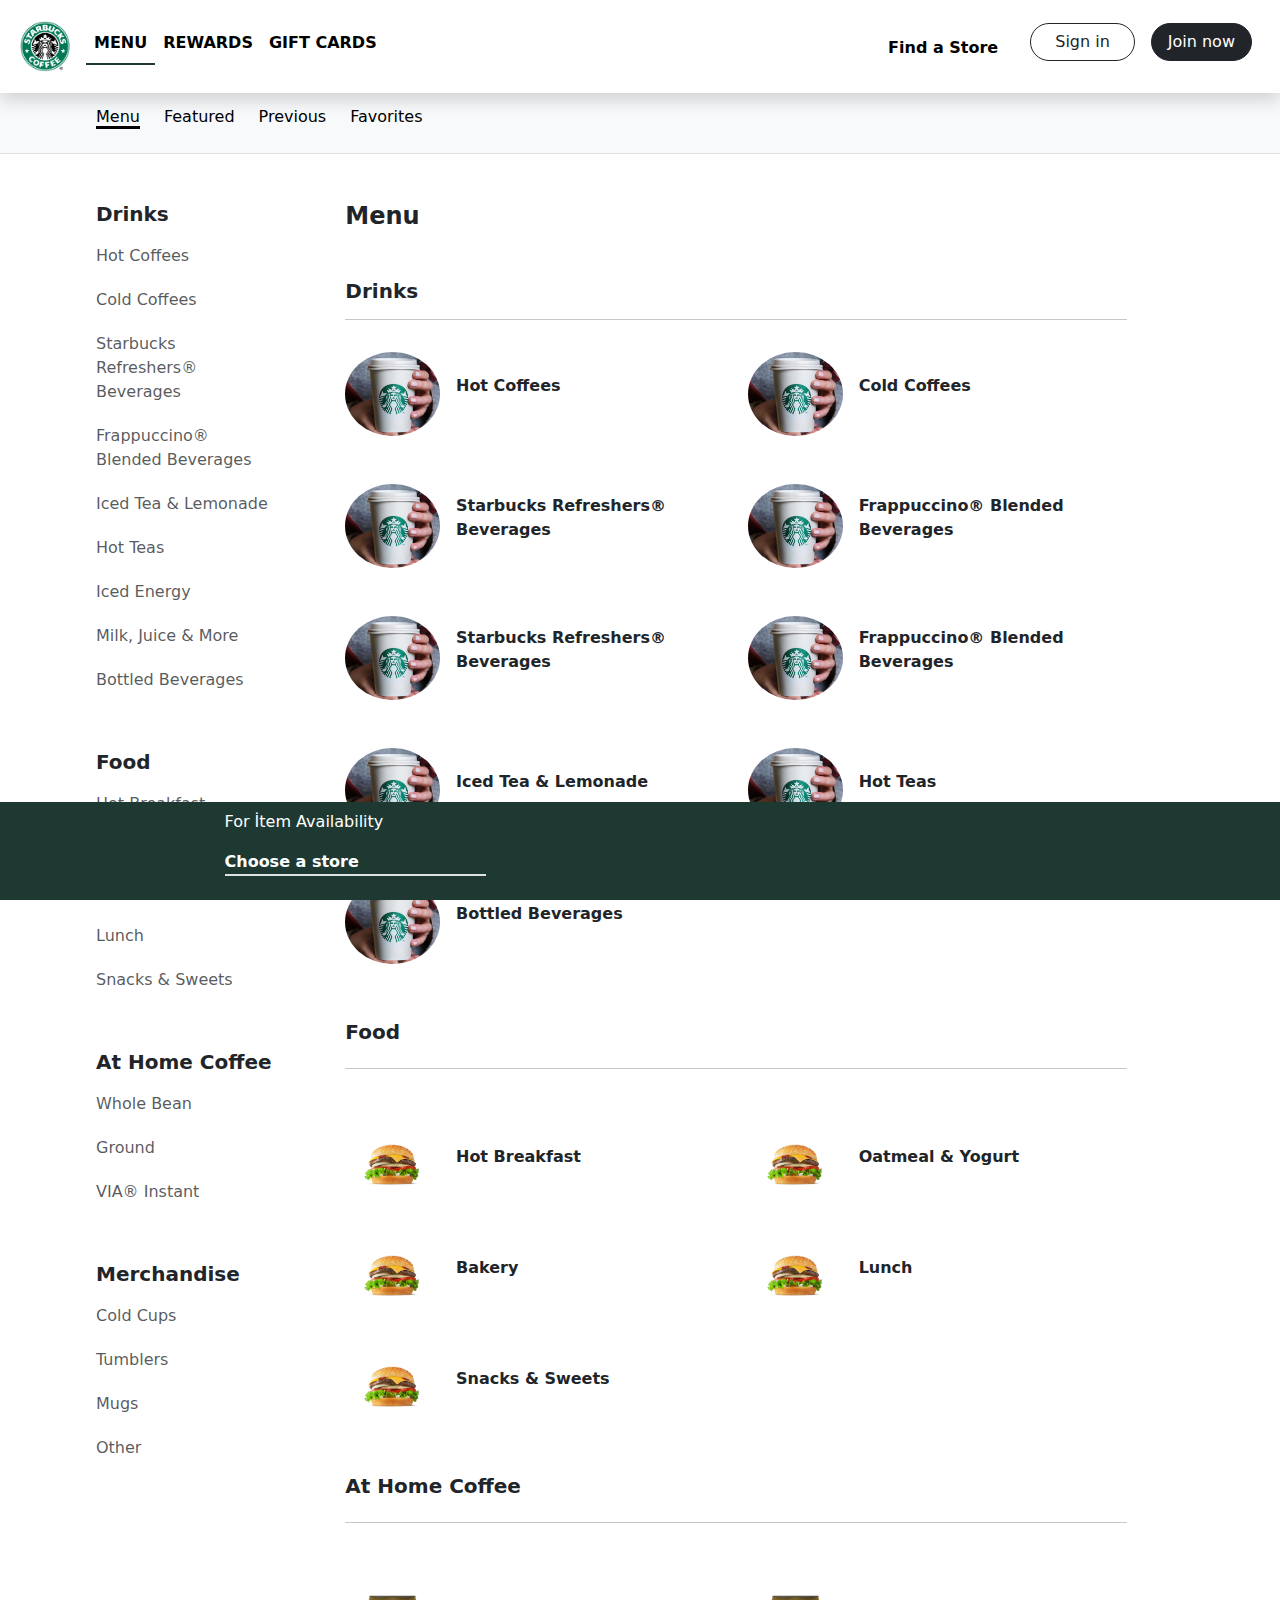
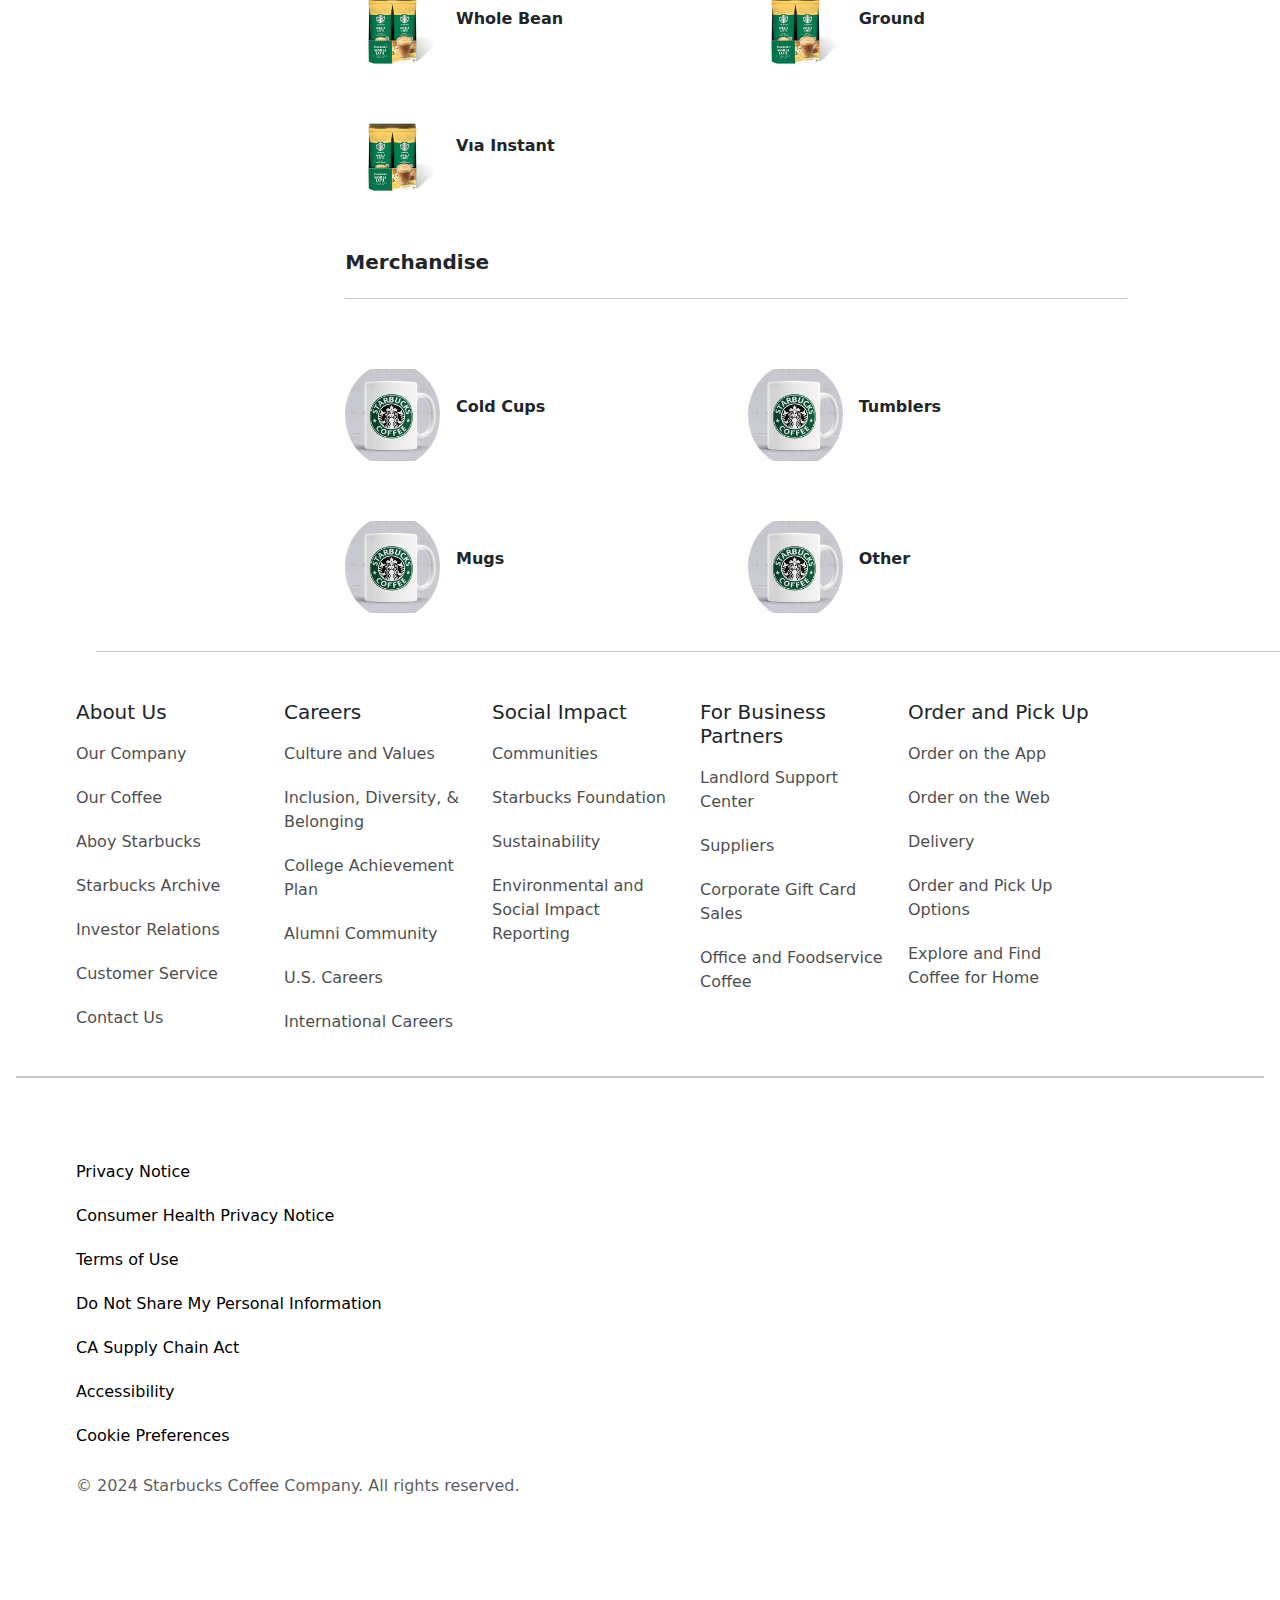
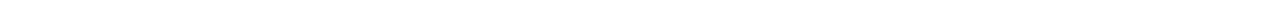
<file: menü.html>
<!DOCTYPE html>
<html lang="tr">
<head>
    <meta charset="UTF-8">
    <meta name="viewport" content="width=device-width, initial-scale=1.0">
    <title>Menü</title>
    <link href="https://cdn.jsdelivr.net/npm/bootstrap@5.3.3/dist/css/bootstrap.min.css" rel="stylesheet" integrity="sha384-QWTKZyjpPEjISv5WaRU9OFeRpok6YctnYmDr5pNlyT2bRjXh0JMhjY6hW+ALEwIH" crossorigin="anonymous">
    <link rel="stylesheet" href="https://cdnjs.cloudflare.com/ajax/libs/font-awesome/6.7.1/css/all.min.css" integrity="sha512-5Hs3dF2AEPkpNAR7UiOHba+lRSJNeM2ECkwxUIxC1Q/FLycGTbNapWXB4tP889k5T5Ju8fs4b1P5z/iB4nMfSQ==" crossorigin="anonymous" referrerpolicy="no-referrer" />
    <link rel="stylesheet" href="menü.css">
</head>
<body>
<!-- navbar -->
<header>
    <nav class="navbar navbar-expand-lg py-3 shadow">
        <div class="container-fluid mx-2">
            <a style="width: 50px;" class="navbar-brand" href="index.html"><img src="starbucks-coffee-seeklogo.png" alt="starlogo" class="img-fluid"></a>
            <button class="navbar-toggler" type="button" data-bs-toggle="offcanvas" data-bs-target="#offcanvasNavbar" aria-controls="offcanvasNavbar">
              <span class="navbar-toggler-icon"></span>
            </button>
            <div class="offcanvas offcanvas-end" tabindex="-1" id="offcanvasNavbar" aria-labelledby="offcanvasNavbarLabel">
              <div class="offcanvas-header">
                <h5 class="offcanvas-title" id="offcanvasNavbarLabel"></h5>
                <button type="button" class="btn-close" data-bs-dismiss="offcanvas" aria-label="Close"></button>
              </div>
              <div class="offcanvas-body">
                <ul class="navbar-nav flex-grow-1 pe-3">
                  <li class="nav-item">
                      <a class="nav-link active" aria-current="page" href="menü.html">MENU</a>
                  </li>
                  <li class="nav-item">
                      <a class="nav-link" href="rewards.html">REWARDS</a>
                  </li>
                  <li class="nav-item">
                      <a class="nav-link" href="#">GIFT CARDS</a>
                  </li>
                  </ul>
                  <ul class="navbar-nav ms-auto">
                      <hr>
                      <li class="nav-item me-4">
                          <a class="nav-link" href="#">
                              <i class="fa-solid fa-location-dot fs-5" style="color: #000000;"></i>
                              Find a Store
                          </a>
                      </li>
                      <li class="nav-item me-3">
                          <button type="button" class="btn btn-outline-dark rounded-5 mt-3 mt-lg-0 px-4">Sign in</button>
                      </li>
                      <li class="nav-item me-2">
                          <button type="button" class="btn btn-dark rounded-5 mt-3 mt-lg-0 px-3">Join now</button>
                      </li>
                </ul>
              </div>
            </div>
        </div>
    </nav> 
</header>
<!-- navbar altındakı 4 link -->
<section class="bg-light border-bottom">
    <div class="container-fluid mx-lg-5 px-5 py-2">
        <div>
            <ul class="list-unstyled d-flex justify-content-start pt-1">
                <li><a href="#" class="text-decoration-none text-black me-4 border-bottom border-3 border-black">Menu</a></li>
                <li><a href="#" class="text-decoration-none text-black me-4">Featured</a></li>
                <li><a href="#" class="text-decoration-none text-black me-4">Previous</a></li>
                <li><a href="#" class="text-decoration-none text-black me-4">Favorites</a></li>
            </ul>
        </div>
    </div>
</section>

<!-- menü ve link kısımları -->
<main>
    <div class="container-fluid mx-lg-5 px-5">
        <div class="row">
            <div class="col-lg-2 d-none d-lg-block">
                <div class="drink-link mt-5 ">
                    <h5 class="fw-bold">Drinks</h5>
                    <ul class="list-unstyled">
                        <li><a href="#" class="text-decoration-none text-dark text-muted">Hot Coffees</a></li>
                        <li><a href="#" class="text-decoration-none text-dark text-muted">Cold Coffees</a></li>
                        <li><a href="#" class="text-decoration-none text-dark text-muted">Starbucks Refreshers® Beverages</a></li>
                        <li><a href="#" class="text-decoration-none text-dark text-muted">Frappuccino® Blended Beverages</a></li>
                        <li><a href="#" class="text-decoration-none text-dark text-muted">Iced Tea & Lemonade</a></li>
                        <li><a href="#" class="text-decoration-none text-dark text-muted">Hot Teas</a></li>
                        <li><a href="#" class="text-decoration-none text-dark text-muted">Iced Energy</a></li>
                        <li><a href="#" class="text-decoration-none text-dark text-muted">Milk, Juice & More</a></li>
                        <li><a href="#" class="text-decoration-none text-dark text-muted">Bottled Beverages</a></li>
                    </ul>
                </div>

                <div class="drink-link mt-5 ">
                    <h5 class="fw-bold">Food</h5>
                    <ul class="list-unstyled">
                        <li><a href="#" class="text-decoration-none text-dark text-muted">Hot Breakfast</a></li>
                        <li><a href="#" class="text-decoration-none text-dark text-muted">Oatmeal & Yogurt</a></li>
                        <li><a href="#" class="text-decoration-none text-dark text-muted">Bakery</a></li>
                        <li><a href="#" class="text-decoration-none text-dark text-muted">Lunch</a></li>
                        <li><a href="#" class="text-decoration-none text-dark text-muted">Snacks & Sweets</a></li>
                    </ul>
                </div>

                <div class="drink-link mt-5 ">
                    <h5 class="fw-bold">At Home Coffee</h5>
                    <ul class="list-unstyled">
                        <li><a href="#" class="text-decoration-none text-dark text-muted">Whole Bean</a></li>
                        <li><a href="#" class="text-decoration-none text-dark text-muted">Ground</a></li>
                        <li><a href="#" class="text-decoration-none text-dark text-muted">VIA® Instant</a></li>
                    </ul>
                </div>

                <div class="drink-link mt-5 ">
                    <h5 class="fw-bold">Merchandise</h5>
                    <ul class="list-unstyled">
                        <li><a href="#" class="text-decoration-none text-dark text-muted">Cold Cups</a></li>
                        <li><a href="#" class="text-decoration-none text-dark text-muted">Tumblers</a></li>
                        <li><a href="#" class="text-decoration-none text-dark text-muted">Mugs</a></li>
                        <li><a href="#" class="text-decoration-none text-dark text-muted">Other</a></li>
                    </ul>
                </div>
            </div>
            <div class="col-lg-8 col-12 ms-lg-5 pb-3">
                <div class="mt-5">
                    <h4 class="fw-bold">Menu</h4>
                </div>
                <div class="mt-5">
                    <h5 class="fw-bold">Drinks</h5>
                </div>
                <hr>

                <div class="row">
                    <div class="col-md-6 col-12 mt-3">
                        <a href="#" class="text-decoration-none text-dark d-flex align-items-center">
                            <img src="kahve.jpg" alt="kahve" class="img-fluid w-25 rounded-circle">
                        <p class="fw-bold ms-3">Hot Coffees</p>
                        </a>
                    </div>
                    <div class="col-md-6 col-12 mt-3">
                        <a href="#" class="text-decoration-none text-dark d-flex align-items-center">
                            <img src="kahve.jpg" alt="kahve" class="img-fluid w-25 rounded-circle">
                        <p class="fw-bold ms-3">Cold Coffees</p>
                        </a>
                    </div>
                    <div class="col-md-6 col-12 mt-5">
                        <a href="#" class="text-decoration-none text-dark d-flex align-items-center">
                            <img src="kahve.jpg" alt="kahve" class="img-fluid w-25 rounded-circle">
                        <p class="fw-bold ms-3">Starbucks Refreshers® Beverages</p>
                        </a>
                    </div>
                    <div class="col-md-6 col-12 mt-5">
                        <a href="#" class="text-decoration-none text-dark d-flex align-items-center">
                            <img src="kahve.jpg" alt="kahve" class="img-fluid w-25 rounded-circle">
                        <p class="fw-bold ms-3">Frappuccino® Blended Beverages</p>
                        </a>
                    </div>
                    <div class="col-md-6 col-12 mt-5">
                        <a href="#" class="text-decoration-none text-dark d-flex align-items-center">
                            <img src="kahve.jpg" alt="kahve" class="img-fluid w-25 rounded-circle">
                        <p class="fw-bold ms-3">Starbucks Refreshers® Beverages</p>
                        </a>
                    </div>
                    <div class="col-md-6 col-12 mt-5">
                        <a href="#" class="text-decoration-none text-dark d-flex align-items-center">
                            <img src="kahve.jpg" alt="kahve" class="img-fluid w-25 rounded-circle">
                        <p class="fw-bold ms-3">Frappuccino® Blended Beverages</p>
                        </a>
                    </div>
                    <div class="col-md-6 col-12 mt-5">
                        <a href="#" class="text-decoration-none text-dark d-flex align-items-center">
                            <img src="kahve.jpg" alt="kahve" class="img-fluid w-25 rounded-circle">
                        <p class="fw-bold ms-3">Iced Tea & Lemonade</p>
                        </a>
                    </div>
                    <div class="col-md-6 col-12 mt-5">
                        <a href="#" class="text-decoration-none text-dark d-flex align-items-center">
                            <img src="kahve.jpg" alt="kahve" class="img-fluid w-25 rounded-circle">
                        <p class="fw-bold ms-3">Hot Teas</p>
                        </a>
                    </div>
                    <div class="col-md-6 col-12 mt-5">
                        <a href="#" class="text-decoration-none text-dark d-flex align-items-center">
                            <img src="kahve.jpg" alt="kahve" class="img-fluid w-25 rounded-circle">
                        <p class="fw-bold ms-3">Bottled Beverages</p>
                        </a>
                    </div>
                </div>

                <div class="mt-5">
                    <h5 class="fw-bold py-2">Food</h5>
                </div>
                <hr>

                <div class="row">
                    <div class="col-md-6 col-12 mt-5">
                        <a href="#" class="text-decoration-none text-dark d-flex align-items-center">
                            <img src="hamburger.jpg" alt="hamburger" class="img-fluid w-25 rounded-circle">
                        <p class="fw-bold ms-3">Hot Breakfast</p>
                        </a>
                    </div>
                    <div class="col-md-6 col-12 mt-5">
                        <a href="#" class="text-decoration-none text-dark d-flex align-items-center">
                            <img src="hamburger.jpg" alt="hamburger" class="img-fluid w-25 rounded-circle">
                        <p class="fw-bold ms-3">Oatmeal & Yogurt</p>
                        </a>
                    </div>
                    <div class="col-md-6 col-12 mt-5">
                        <a href="#" class="text-decoration-none text-dark d-flex align-items-center">
                            <img src="hamburger.jpg" alt="hamburger" class="img-fluid w-25 rounded-circle">
                        <p class="fw-bold ms-3">Bakery</p>
                        </a>
                    </div>
                    <div class="col-md-6 col-12 mt-5">
                        <a href="#" class="text-decoration-none text-dark d-flex align-items-center">
                            <img src="hamburger.jpg" alt="hamburger" class="img-fluid w-25 rounded-circle">
                        <p class="fw-bold ms-3">Lunch</p>
                        </a>
                    </div>
                    <div class="col-md-6 col-12 mt-5">
                        <a href="#" class="text-decoration-none text-dark d-flex align-items-center">
                            <img src="hamburger.jpg" alt="hamburger" class="img-fluid w-25 rounded-circle">
                        <p class="fw-bold ms-3">Snacks & Sweets</p>
                        </a>
                    </div>
                </div>

                <div class="mt-5">
                    <h5 class="fw-bold py-2">At Home Coffee</h5>
                </div>
                <hr>

                <div class="row">
                    <div class="col-md-6 col-12 mt-5">
                        <a href="#" class="text-decoration-none text-dark d-flex align-items-center">
                            <img src="kahve2.jpg" alt="kahve" class="img-fluid w-25 rounded-circle">
                        <p class="fw-bold ms-3">Whole Bean</p>
                        </a>
                    </div>
                    <div class="col-md-6 col-12 mt-5">
                        <a href="#" class="text-decoration-none text-dark d-flex align-items-center">
                            <img src="kahve2.jpg" alt="kahve" class="img-fluid w-25 rounded-circle">
                        <p class="fw-bold ms-3">Ground</p>
                        </a>
                    </div>
                    <div class="col-md-6 col-12 mt-5">
                        <a href="#" class="text-decoration-none text-dark d-flex align-items-center">
                            <img src="kahve2.jpg" alt="kahve" class="img-fluid w-25 rounded-circle">
                        <p class="fw-bold ms-3">Vıa Instant</p>
                        </a>
                    </div>
                </div>

                <div class="mt-5">
                    <h5 class="fw-bold py-2">Merchandise</h5>
                </div>
                <hr>

                <div class="row">
                    <div class="col-md-6 col-12 mt-5">
                        <a href="#" class="text-decoration-none text-dark d-flex align-items-center">
                            <img src="bardak.jpg" alt="bardak" class="img-fluid w-25 rounded-circle">
                        <p class="fw-bold ms-3">Cold Cups</p>
                        </a>
                    </div>
                    <div class="col-md-6 col-12 mt-5">
                        <a href="#" class="text-decoration-none text-dark d-flex align-items-center">
                            <img src="bardak.jpg" alt="bardak" class="img-fluid w-25 rounded-circle">
                        <p class="fw-bold ms-3">Tumblers</p>
                        </a>
                    </div>
                    <div class="col-md-6 col-12 mt-5">
                        <a href="#" class="text-decoration-none text-dark d-flex align-items-center">
                            <img src="bardak.jpg" alt="bardak" class="img-fluid w-25 rounded-circle">
                        <p class="fw-bold ms-3">Mugs</p>
                        </a>
                    </div>
                    <div class="col-md-6 col-12 mt-5">
                        <a href="#" class="text-decoration-none text-dark d-flex align-items-center">
                            <img src="bardak.jpg" alt="bardak" class="img-fluid w-25 rounded-circle">
                        <p class="fw-bold ms-3">Other</p>
                        </a>
                    </div>
                </div>
            </div>
        </div>
        <hr>
    </div>
</main>

<!-- footer kısmı -->
<footer class="px-3 my-5 pb-5">
    <div class="container-fluid mx-5 d-lg-block d-none">
        <div class="row">
            <div class="col-lg-2">
                <div>
                    <h5>About Us</h5>
                    <ul class="list-unstyled linklerim">
                        <li>
                            <a href="#">Our Company</a>
                        </li>
                        <li>
                            <a href="#">Our Coffee</a>
                        </li>
                        <li>
                            <a href="#">Aboy Starbucks</a>
                        </li>
                        <li>
                            <a href="#">Starbucks Archive</a>
                        </li>
                        <li>
                            <a href="#">Investor Relations</a>
                        </li>
                        <li>
                            <a href="#">Customer Service</a>
                        </li>
                        <li>
                            <a href="#">Contact Us</a>
                        </li>
                    </ul>
                </div>
            </div>
            <div class="col-lg-2">
                <div>
                    <h5>Careers</h5>
                    <ul class="list-unstyled linklerim">
                        <li>
                            <a href="#">Culture and Values</a>
                        </li>
                        <li>
                            <a href="#">Inclusion, Diversity, & Belonging</a>
                        </li>
                        <li>
                            <a href="#">College Achievement Plan</a>
                        </li>
                        <li>
                            <a href="#">Alumni Community</a>
                        </li>
                        <li>
                            <a href="#">U.S. Careers</a>
                        </li>
                        <li>
                            <a href="#">International Careers</a>
                        </li>
                    </ul>
                </div>
            </div>
            <div class="col-lg-2">
                <div>
                    <h5>Social Impact</h5>
                    <ul class="list-unstyled linklerim">
                        <li>
                            <a href="#">Communities</a>
                        </li>
                        <li>
                            <a href="#">Starbucks Foundation</a>
                        </li>
                        <li>
                            <a href="#">Sustainability</a>
                        </li>
                        <li>
                            <a href="#">Environmental and Social Impact Reporting</a>
                        </li>
                    </ul>
                </div>
            </div>
            <div class="col-lg-2">
                <div>
                    <h5>For Business Partners</h5>
                    <ul class="list-unstyled linklerim">
                        <li>
                            <a href="#">Landlord Support Center</a>
                        </li>
                        <li>
                            <a href="#">Suppliers</a>
                        </li>
                        <li>
                            <a href="#">Corporate Gift Card Sales</a>
                        </li>
                        <li>
                            <a href="#">Office and Foodservice Coffee</a>
                        </li>
                    </ul>
                </div>
            </div>
            <div class="col-lg-2">
                <div>
                    <h5>Order and Pick Up</h5>
                    <ul class="list-unstyled linklerim">
                        <li>
                            <a href="#">Order on the App</a>
                        </li>
                        <li>
                            <a href="#">Order on the Web</a>
                        </li>
                        <li>
                            <a href="#">Delivery</a>
                        </li>
                        <li>
                            <a href="#">Order and Pick Up Options</a>
                        </li>
                        <li>
                            <a href="#">Explore and Find Coffee for Home</a>
                        </li>
                    </ul>
                </div>
            </div>
        </div>
    </div>
    

    <div class="container-fluid my-5 d-lg-none">
       
        <div class="accordion accordion-flush" id="accordionFlushAboutUs">
            <div class="accordion-item">
                <h2 class="accordion-header" id="flush-headingAboutUs">
                    <button class="accordion-button collapsed fs-4" type="button" data-bs-toggle="collapse" data-bs-target="#flush-collapseAboutUs" aria-expanded="false" aria-controls="flush-collapseAboutUs">
                        About Us
                    </button>
                </h2>
                <div id="flush-collapseAboutUs" class="accordion-collapse collapse" aria-labelledby="flush-headingAboutUs" data-bs-parent="#accordionFlushAboutUs">
                    <div class="accordion-body">
                        <ul class="list-unstyled linklerim">
                            <li><a href="#">Our Company</a></li>
                            <li><a href="#">Our Coffee</a></li>
                            <li><a href="#">About Starbucks</a></li>
                            <li><a href="#">Starbucks Archive</a></li>
                            <li><a href="#">Investor Relations</a></li>
                            <li><a href="#">Customer Service</a></li>
                            <li><a href="#">Contact Us</a></li>
                        </ul>
                    </div>
                </div>
            </div>
        </div>
    
        <div class="accordion accordion-flush" id="accordionFlushCareers">
            <div class="accordion-item">
                <h2 class="accordion-header" id="flush-headingCareers">
                    <button class="accordion-button collapsed fs-4" type="button" data-bs-toggle="collapse" data-bs-target="#flush-collapseCareers" aria-expanded="false" aria-controls="flush-collapseCareers">
                        Careers
                    </button>
                </h2>
                <div id="flush-collapseCareers" class="accordion-collapse collapse" aria-labelledby="flush-headingCareers" data-bs-parent="#accordionFlushCareers">
                    <div class="accordion-body">
                        <ul class="list-unstyled linklerim">
                            <li><a href="#">Culture and Values</a></li>
                            <li><a href="#">Inclusion, Diversity, & Belonging</a></li>
                            <li><a href="#">College Achievement Plan</a></li>
                            <li><a href="#">Alumni Community</a></li>
                            <li><a href="#">U.S. Careers</a></li>
                            <li><a href="#">International Careers</a></li>
                        </ul>
                    </div>
                </div>
            </div>
        </div>
    
        <div class="accordion accordion-flush" id="accordionFlushSocialImpact">
            <div class="accordion-item">
                <h2 class="accordion-header" id="flush-headingSocialImpact">
                    <button class="accordion-button collapsed fs-4" type="button" data-bs-toggle="collapse" data-bs-target="#flush-collapseSocialImpact" aria-expanded="false" aria-controls="flush-collapseSocialImpact">
                        Social Impact
                    </button>
                </h2>
                <div id="flush-collapseSocialImpact" class="accordion-collapse collapse" aria-labelledby="flush-headingSocialImpact" data-bs-parent="#accordionFlushSocialImpact">
                    <div class="accordion-body">
                        <ul class="list-unstyled linklerim">
                            <li><a href="#">Communities</a></li>
                            <li><a href="#">Starbucks Foundation</a></li>
                            <li><a href="#">Sustainability</a></li>
                            <li><a href="#">Environmental and Social Impact Reporting</a></li>
                        </ul>
                    </div>
                </div>
            </div>
        </div>
    
        <div class="accordion accordion-flush" id="accordionFlushBusinessPartners">
            <div class="accordion-item">
                <h2 class="accordion-header" id="flush-headingBusinessPartners">
                    <button class="accordion-button collapsed fs-4" type="button" data-bs-toggle="collapse" data-bs-target="#flush-collapseBusinessPartners" aria-expanded="false" aria-controls="flush-collapseBusinessPartners">
                        For Business Partners
                    </button>
                </h2>
                <div id="flush-collapseBusinessPartners" class="accordion-collapse collapse" aria-labelledby="flush-headingBusinessPartners" data-bs-parent="#accordionFlushBusinessPartners">
                    <div class="accordion-body">
                        <ul class="list-unstyled linklerim">
                            <li><a href="#">Landlord Support Center</a></li>
                            <li><a href="#">Suppliers</a></li>
                            <li><a href="#">Corporate Gift Card Sales</a></li>
                            <li><a href="#">Office and Foodservice Coffee</a></li>
                        </ul>
                    </div>
                </div>
            </div>
        </div>
    
        <div class="accordion accordion-flush" id="accordionFlushOrderPickUp">
            <div class="accordion-item">
                <h2 class="accordion-header" id="flush-headingOrderPickUp">
                    <button class="accordion-button collapsed fs-4" type="button" data-bs-toggle="collapse" data-bs-target="#flush-collapseOrderPickUp" aria-expanded="false" aria-controls="flush-collapseOrderPickUp">
                        Order and Pick Up
                    </button>
                </h2>
                <div id="flush-collapseOrderPickUp" class="accordion-collapse collapse" aria-labelledby="flush-headingOrderPickUp" data-bs-parent="#accordionFlushOrderPickUp">
                    <div class="accordion-body">
                        <ul class="list-unstyled linklerim">
                            <li><a href="#">Order on the App</a></li>
                            <li><a href="#">Order on the Web</a></li>
                            <li><a href="#">Delivery</a></li>
                            <li><a href="#">Order and Pick Up Options</a></li>
                            <li><a href="#">Explore and Find Coffee for Home</a></li>
                        </ul>
                    </div>
                </div>
            </div>
        </div>
    </div>        
    
    <hr class="border-2">

    <div class="container-fluid mx-lg-5">
        <div class="py-3">
            <i class="fa-brands fa-spotify fa-2xl me-3" style="color: #000000;"></i>
            <i class="fa-brands fa-facebook fa-2xl me-3" style="color: #000000;"></i>
            <i class="fa-brands fa-pinterest fa-2xl me-3" style="color: #000000;"></i>
            <i class="fa-brands fa-instagram fa-2xl me-3" style="color: #000000;"></i>
            <i class="fa-brands fa-youtube fa-2xl me-3" style="color: #000000;"></i>
            <i class="fa-brands fa-x-twitter fa-2xl me-3" style="color: #000000;"></i>
        </div>
        <div>
            <ul class="list-unstyled linklerim2">
                <li><a href="#">Privacy Notice</a></li>
                <li><a href="#">Consumer Health Privacy Notice</a></li>
                <li><a href="#">Terms of Use</a></li>
                <li><a href="#">Do Not Share My Personal Information</a></li>
                <li><a href="#">CA Supply Chain Act</a></li>
                <li><a href="#">Accessibility</a></li>
                <li><a href="#">Cookie Preferences</a></li>
            </ul>
            <p class="text-muted">© 2024 Starbucks Coffee Company. All rights reserved.</p>
        </div>
    </div>
</footer>

<!-- herzaman altta sabit kalan yesıl kısım -->
<section class="bg-success fixed-bottom">
    <div class="container">
        <div class="row justify-content-around py-2">
            <div class="col-lg-3 col-6">
                <div>
                    <p class="text-white">For İtem Availability</p>
                    <p class="fw-bold text-white border-bottom border-2">Choose a store</p>
                </div>
            </div>
            <div class="col-lg-3 col-6  d-flex align-items-center justify-content-center">
                <div>
                    <i class="fa-solid fa-cart-shopping fa-2xl" style="color: #ffffff;"></i>
                </div>
            </div>
        </div>
    </div>
</section>


<script src="https://cdn.jsdelivr.net/npm/@popperjs/core@2.11.8/dist/umd/popper.min.js" integrity="sha384-I7E8VVD/ismYTF4hNIPjVp/Zjvgyol6VFvRkX/vR+Vc4jQkC+hVqc2pM8ODewa9r" crossorigin="anonymous"></script>
<script src="https://cdn.jsdelivr.net/npm/bootstrap@5.3.3/dist/js/bootstrap.min.js" integrity="sha384-0pUGZvbkm6XF6gxjEnlmuGrJXVbNuzT9qBBavbLwCsOGabYfZo0T0to5eqruptLy" crossorigin="anonymous"></script>    
</body>
</html>
</file>
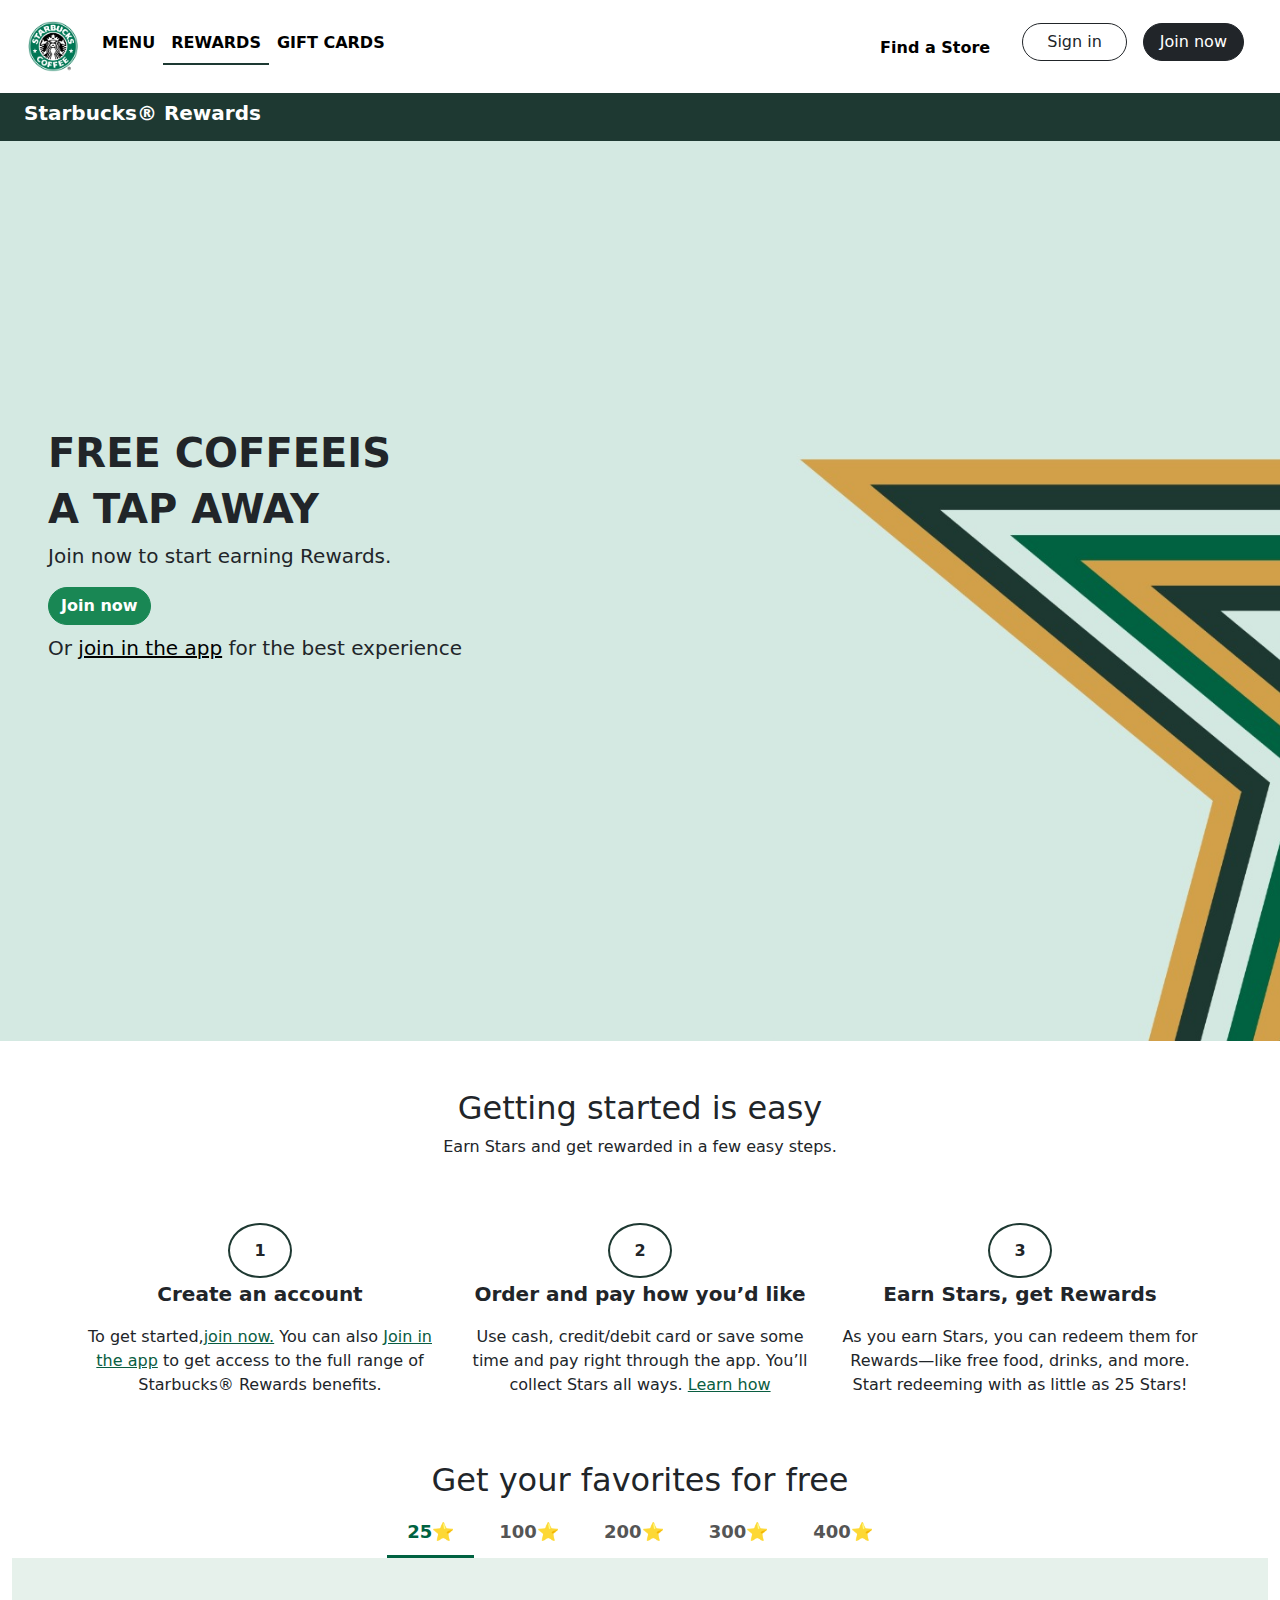
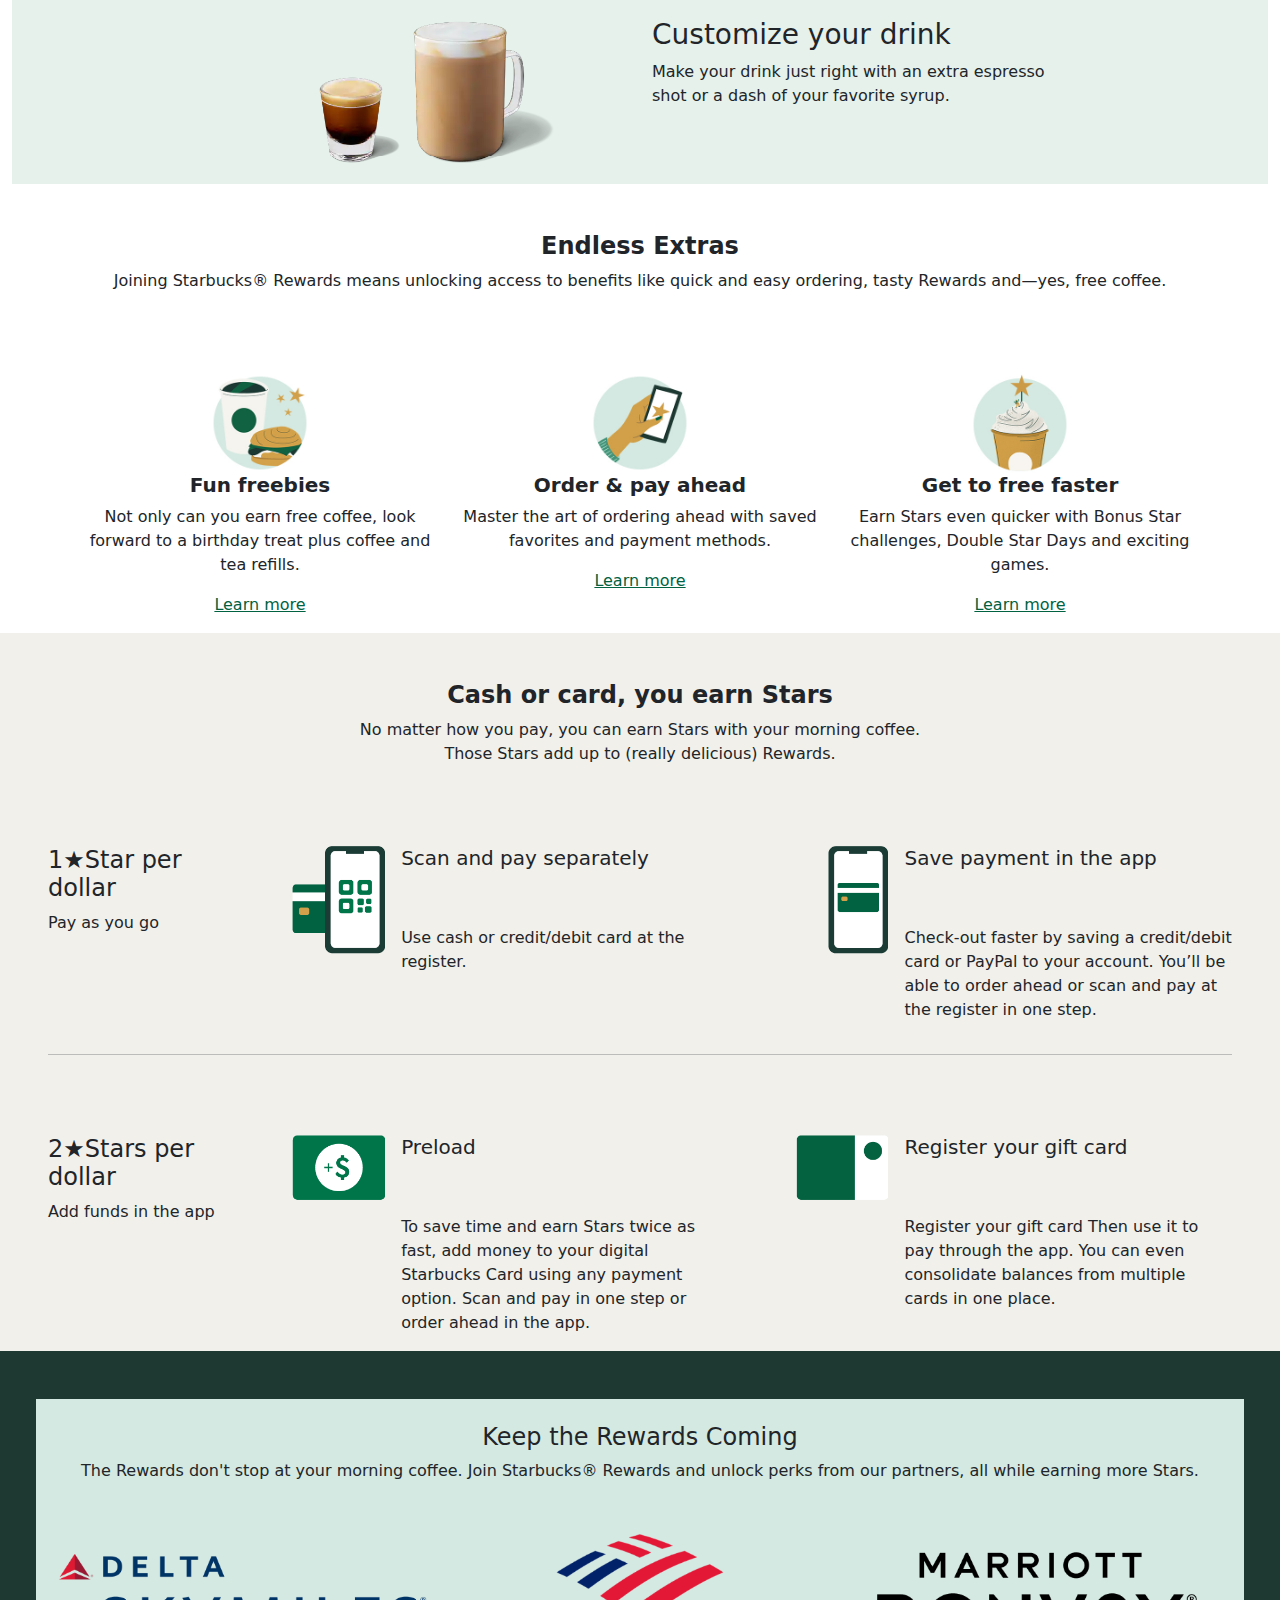
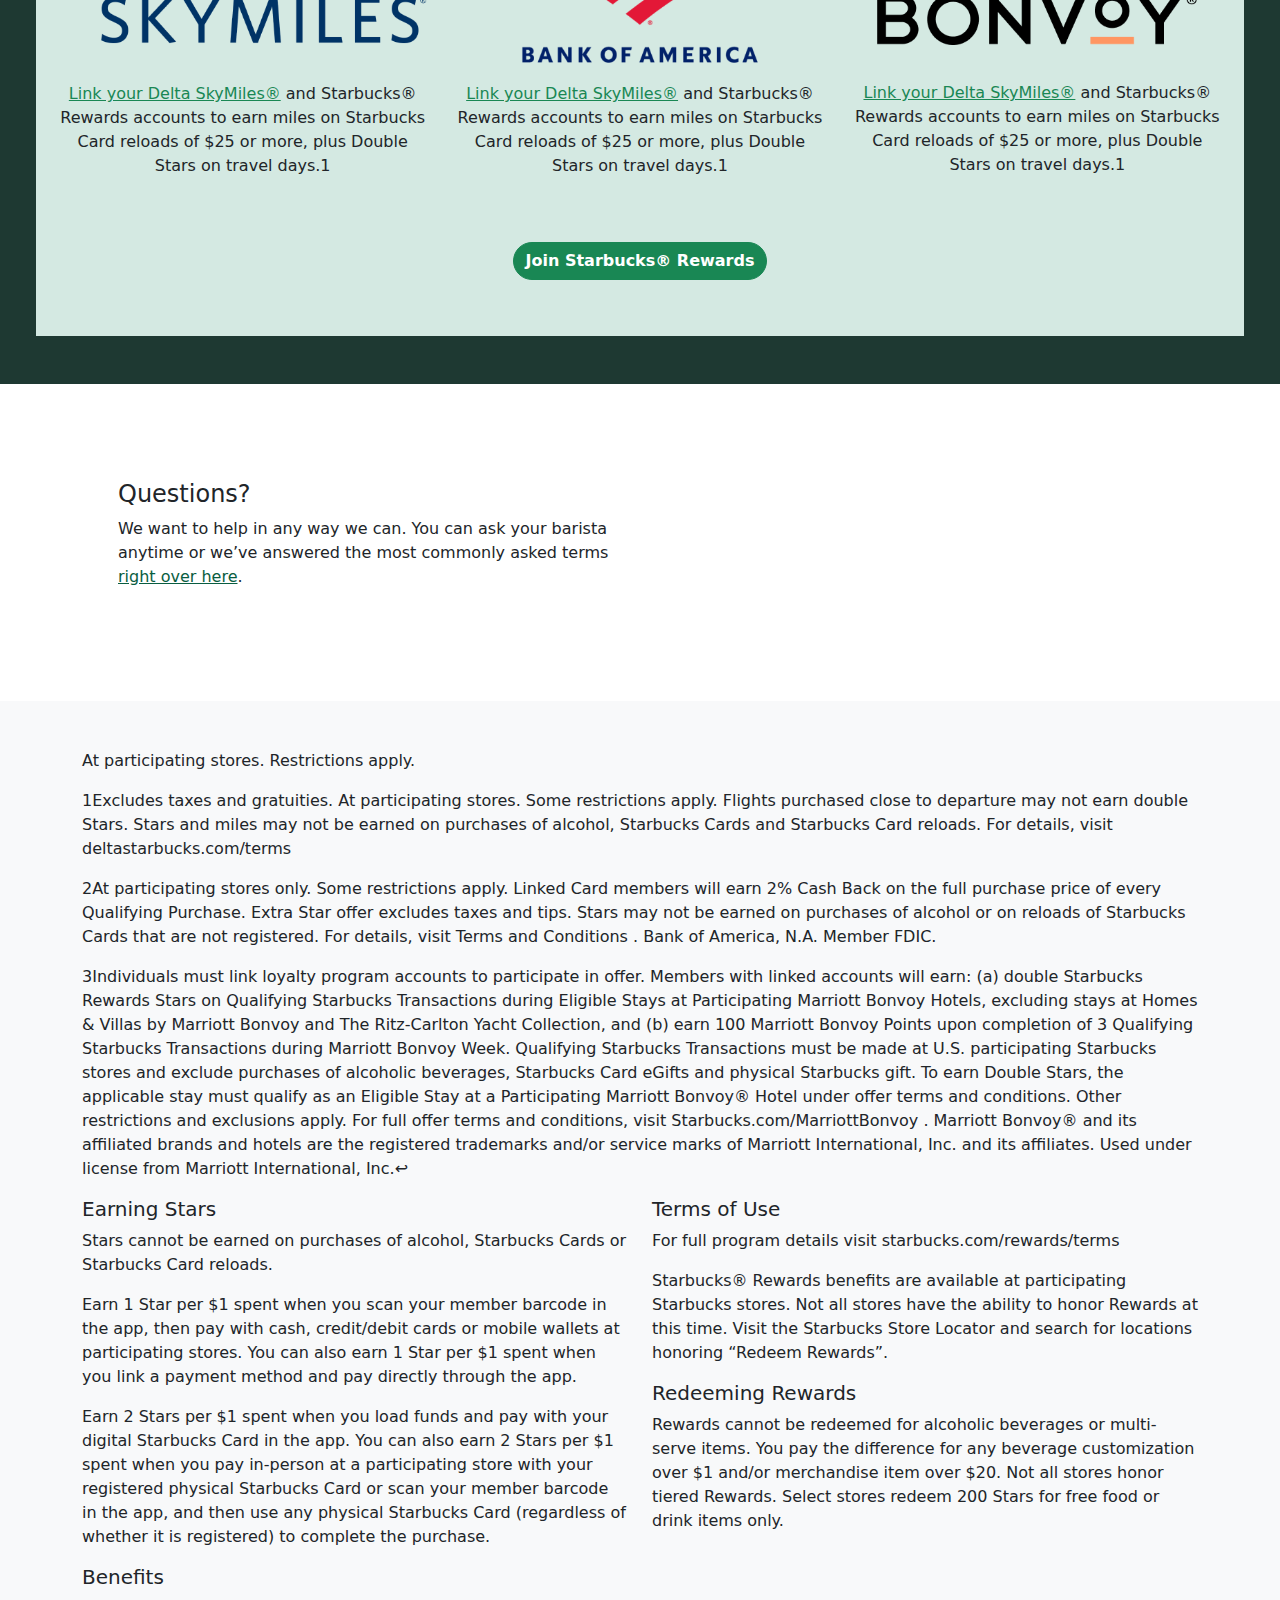
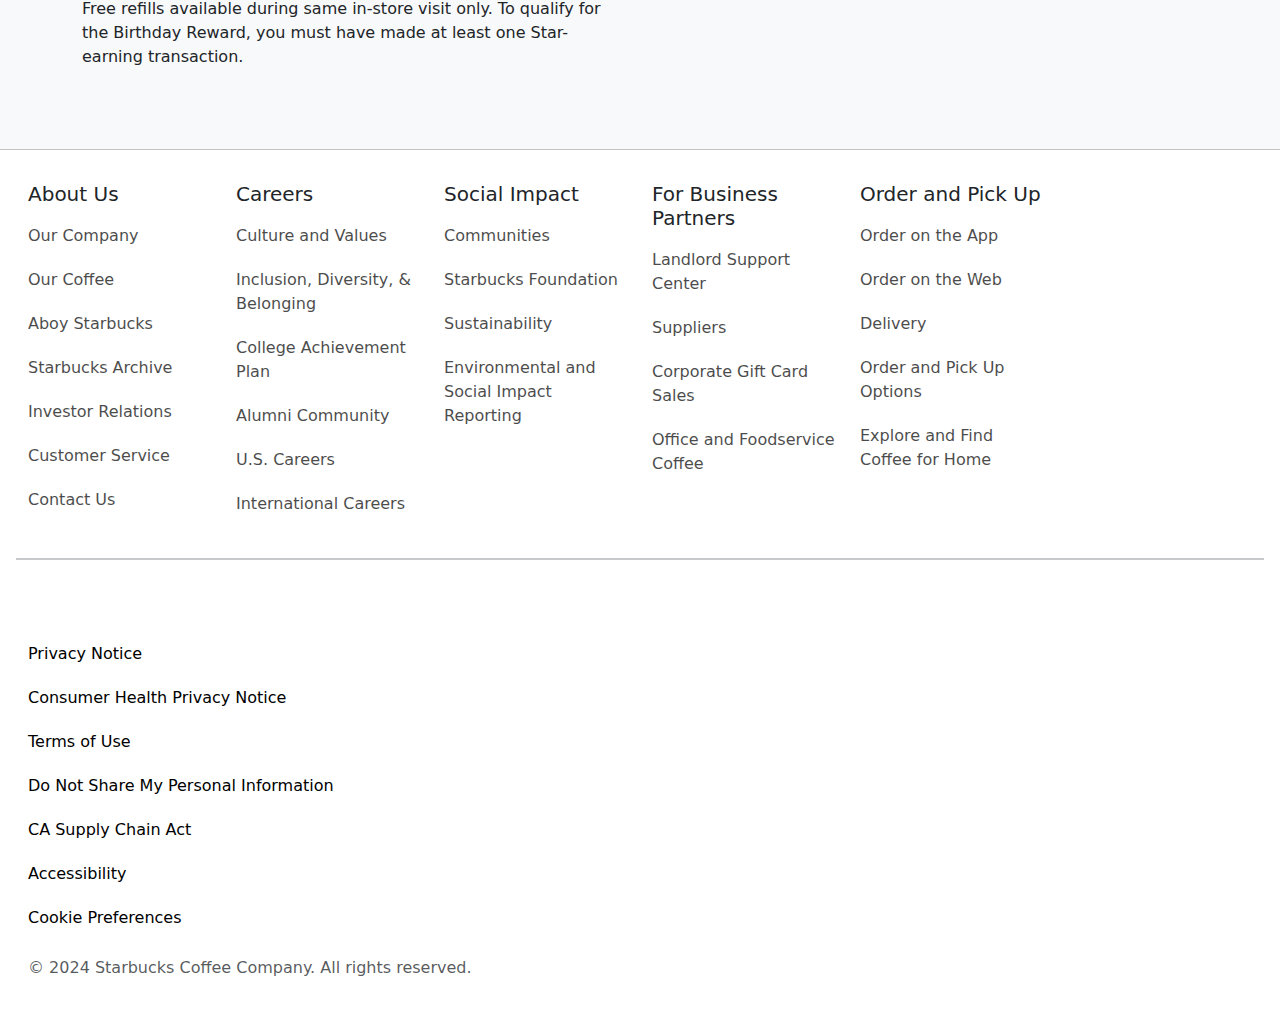
<file: rewards.html>
<!DOCTYPE html>
<html lang="tr">
<head>
    <meta charset="UTF-8">
    <meta name="viewport" content="width=device-width, initial-scale=1.0">
    <title>Rewards</title>
    <link rel="stylesheet" href="https://cdnjs.cloudflare.com/ajax/libs/font-awesome/6.7.1/css/all.min.css" integrity="sha512-5Hs3dF2AEPkpNAR7UiOHba+lRSJNeM2ECkwxUIxC1Q/FLycGTbNapWXB4tP889k5T5Ju8fs4b1P5z/iB4nMfSQ==" crossorigin="anonymous" referrerpolicy="no-referrer" />
    <link href="https://cdn.jsdelivr.net/npm/bootstrap@5.3.3/dist/css/bootstrap.min.css" rel="stylesheet" integrity="sha384-QWTKZyjpPEjISv5WaRU9OFeRpok6YctnYmDr5pNlyT2bRjXh0JMhjY6hW+ALEwIH" crossorigin="anonymous">
    <link rel="stylesheet" href="rewards.css">
</head>
<body>

<!-- navbar -->
<header>
    <nav class="navbar navbar-expand-lg py-3 px-3 shadow">
        <div class="container-fluid images">
            <a style="width: 50px;" class="navbar-brand" href="index.html"><img src="starbucks-coffee-seeklogo.png" alt="starlogo" class="img-fluid"></a>
            <button class="navbar-toggler" type="button" data-bs-toggle="offcanvas" data-bs-target="#offcanvasNavbar" aria-controls="offcanvasNavbar">
              <span class="navbar-toggler-icon"></span>
            </button>
            <div class="offcanvas offcanvas-end" tabindex="-1" id="offcanvasNavbar" aria-labelledby="offcanvasNavbarLabel">
              <div class="offcanvas-header">
                <h5 class="offcanvas-title" id="offcanvasNavbarLabel"></h5>
                <button type="button" class="btn-close" data-bs-dismiss="offcanvas" aria-label="Close"></button>
              </div>
              <div class="offcanvas-body">
                <ul class="navbar-nav flex-grow-1 pe-3">
                  <li class="nav-item">
                      <a class="nav-link" aria-current="page" href="menü.html">MENU</a>
                  </li>
                  <li class="nav-item">
                      <a class="nav-link active" href="rewards.html">REWARDS</a>
                  </li>
                  <li class="nav-item">
                      <a class="nav-link" href="gift-card.html">GIFT CARDS</a>
                  </li>
                  </ul>
                  <ul class="navbar-nav ms-auto">
                      <hr>
                      <li class="nav-item me-4">
                          <a class="nav-link" href="#">
                              <i class="fa-solid fa-location-dot fs-5" style="color: #000000;"></i>
                              Find a Store
                          </a>
                      </li>
                      <li class="nav-item me-3">
                          <button type="button" class="btn btn-outline-dark rounded-5 mt-3 mt-lg-0 px-4">Sign in</button>
                      </li>
                      <li class="nav-item me-2">
                          <button type="button" class="btn btn-dark rounded-5 mt-3 mt-lg-0 px-3">Join now</button>
                      </li>
                </ul>
              </div>
            </div>
        </div>
    </nav> 
</header>
<!-- sabit starbucks yazısı -->
<section class="bg-success position-sticky">
    <div class="container-fluid py-2 px-4">
        <div class="d-flex justify-content-between align-items-center">
            <h5 class="fw-bold text-white">Starbucks® Rewards</h5>
            <button type="button" class="btn btn-outline-primary rounded-5 d-lg-none d-block">Join ın the app</button>
         </div>
    </div>
</section>
<!-- yıldızlı ılk header -->
<section class="bg-light1 vh-100 pt-5">
    <div class="container-fluid pt-5">
        <div class="row pt-5">
            <div class="col-12 mx-auto mt-5 pt-5 px-5">
                <div class="pt-5">
                    <h5 class="fw-bold display-6">FREE COFFEEIS</h5>
                    <h5 class="fw-bold display-6">A TAP AWAY</h5>
                </div>
                <div>
                    <p class="lead fw-normal">Join now to start earning Rewards.</p>
                </div>
                <div>   
                    <button type="button" class="btn btn-success rounded-5 fw-bold">Join now</button>
                </div>
                <div class="pt-2">
                    <p class="lead fw-normal">Or <a href="#" class="text-black">join in the app</a> for the best experience</p>
                </div>
            </div>
        </div>
    </div>
</section>
<!-- gettıng startıng bolumu -->
<section>
    <div class="container">
        <div class="row pt-5">
            <div><h2 class="text-center">Getting started is easy</h2></div>
            <div><p class="text-center">Earn Stars and get rewarded in a few easy steps.</p></div>

            <div class="col-md-4 col-12 py-5 text-md-center d-md-block d-flex align-items-center">
                <div class="p-3"><span class="number1 rounded-circle px-4 py-3 fw-bold">1</span></div>
                <div>
                    <p class="fw-bold lead">Create an account</p>
                    <p class="fw-medium">
                        To get started,<a href="#" class="link1">join now.</a>  You can also <a href="#" class="link2">Join in the app</a>  to get access to the full range of Starbucks® Rewards benefits.
                    </p>
                </div> 
            </div>
            <div class="col-md-4 col-12 py-5 text-md-center d-md-block d-flex align-items-center">
                <div class="p-3"><span class="number2 rounded-circle px-4 py-3 fw-bold">2</span></div>
                <div>
                    <p class="fw-bold lead">Order and pay how you’d like</p>
                    <p class="fw-medium">
                        Use cash, credit/debit card or save some time and pay right through the app. You’ll collect Stars all ways. <a href="#" class="link3">Learn how</a> 
                    </p>
                </div>
            </div>
            <div class="col-md-4 col-12 py-5 text-md-center d-md-block d-flex align-items-center">
                <div class="p-3"><span class="number3 rounded-circle px-4 py-3 fw-bold">3</span></div>
                <div>
                    <p class="fw-bold lead">Earn Stars, get Rewards</p>
                    <p class="fw-medium">
                        As you earn Stars, you can redeem them for Rewards—like free food, drinks, and more. Start redeeming with as little as 25 Stars!
                    </p>
                </div>
            </div>
        </div>
    </div>
</section>

<!-- get your favorites -->
<section>
    <div class="container-fluid">
        <div><h2 class="text-center">Get your favorites for free</h2></div>

        <!-- sekmeler -->
        <div class="text-center">
            <span class="tab-link active" data-target="content-25">25⭐</span>
            <span class="tab-link" data-target="content-100">100⭐</span>
            <span class="tab-link" data-target="content-200">200⭐</span>
            <span class="tab-link" data-target="content-300">300⭐</span>
            <span class="tab-link" data-target="content-400">400⭐</span>
        </div>

        <!-- içerik alanı -->
         <div class="tab-content" id="content-25">
            <div class="row">
                <div class="col-md-4 ms-auto">
                    <img src="kahve-bardak.png" alt="kahve" class="img-fluid">
                </div>
                <div class="col-md-4 me-auto d-flex align-items-center">
                    <div>
                        <h3>Customize your drink</h3>
                        <p>Make your drink just right with an extra espresso shot or a dash of your favorite syrup.</p>
                    </div>
                </div>
            </div>
         </div>

         <div class="tab-content d-none" id="content-100">
            <div class="row">
                <div class="col-md-4 ms-auto">
                    <img src="kahve-bardak2.png" alt="kahve" class="img-fluid">
                </div>
                <div class="col-md-4 me-auto d-flex align-items-center">
                    <div>
                        <h3>Brewed hot or iced coffee or tea, bakery item, packaged snack and more</h3>
                        <p>Treat yourself to an iced coffee, buttery croissant, bag of chips and more.</p>
                    </div>
                </div>
            </div>
         </div>

         <div class="tab-content d-none" id="content-200">
            <div class="row">
                <div class="col-md-4 ms-auto">
                    <img src="kahve-bardak-3.png" alt="kahve" class="img-fluid">
                </div>
                <div class="col-md-4 me-auto d-flex align-items-center">
                    <div>
                        <h3>Handcrafted drink (Cold Brew, lattes and more) or hot breakfast</h3>
                        <p>Turn good mornings great with a delicious handcrafted drink of your choice, breakfast sandwich or oatmeal on us.</p>
                    </div>
                </div>
            </div>
         </div>

         <div class="tab-content d-none" id="content-300">
            <div class="row">
                <div class="col-md-4 ms-auto">
                    <img src="kahve-bardak4.png" alt="kahve" class="img-fluid">
                </div>
                <div class="col-md-4 me-auto d-flex align-items-center">
                    <div>
                        <h3>Sandwich, protein box or at-home coffee</h3>
                        <p>Enjoy a PM pick-me-up with a lunch sandwich, protein box or a bag of coffee—including Starbucks VIA Instant®.</p>
                    </div>
                </div>
            </div>
         </div>

         <div class="tab-content d-none" id="content-400">
            <div class="row">
                <div class="col-md-4 ms-auto">
                    <img src="kahve-bardak-5.png" alt="kahve" class="img-fluid">
                </div>
                <div class="col-md-4 me-auto d-flex align-items-center">
                    <div>
                        <h3>Select Starbucks® merchandise</h3>
                        <p>Take home a signature cup, drink tumbler or your choice of coffee merch up to $20.</p>
                    </div>
                </div>
            </div>
         </div>
    </div>
</section>

<!-- endles ekstra bolumu -->
<section>
    <div class="container">
        <div class="pt-5"><h4 class="text-center fw-bold">Endless Extras</h4></div>
        <div class="pb-5"><p class="text-center col-md- col-12 mx-auto">Joining Starbucks® Rewards means unlocking access to benefits like quick and easy ordering, tasty Rewards and—yes, free coffee.</p></div>

        <div class="row">
            <div class="col-md-4 col-12 text-md-center d-md-block d-flex align-items-center justify-content-center py-3">
                <div class="mx-3">
                    <img src="1-fun-freebies.jpg" alt="1" class="images">
                </div>
                <div>
                    <h5 class="fw-bold">Fun freebies</h5>
                    <p>Not only can you earn free coffee, look forward to a birthday treat plus coffee and tea refills.</p>
                    <a href="#" class="learn-more">Learn more</a>
                </div>
            </div>
            <div class="col-md-4 col-12 text-md-center d-md-block d-flex align-items-center justify-content-center py-3">
                <div class="mx-3">
                    <img src="2-order-and-pay-ahead.jpg" alt="1" class="images">
                </div>
                <div>
                    <h5 class="fw-bold">Order & pay ahead</h5>
                    <p>Master the art of ordering ahead with saved favorites and payment methods.</p>
                    <a href="#" class="learn-more">Learn more</a>
                </div>
            </div>
            <div class="col-md-4 col-12 text-md-center d-md-block d-flex align-items-center justify-content-center py-3">
                <div class="mx-3">
                    <img src="3-get-to-free-faster.jpg" alt="1" class="images">
                </div>
                <div>
                    <h5 class="fw-bold">Get to free faster</h5>
                    <p>Earn Stars even quicker with Bonus Star challenges, Double Star Days and exciting games.</p>
                    <a href="#" class="learn-more">Learn more</a>
                </div>
            </div>
        </div>
    </div>
</section>

<!-- cash or card bolumu telefonlu ımageler -->
<section class="arka-plan">
    <div class="container-fluid pt-5 px-5">
        <div><h4 class="text-center fw-bold">Cash or card, you earn Stars</h4></div>
        <div><p class="text-center col-md-6 col-12 mx-auto">No matter how you pay, you can earn Stars with your morning coffee. Those Stars add up to (really delicious) Rewards.</p></div>

        <div class="row pt-5">
            <div class="col-lg-2 col-12 pt-3">
                <div>
                    <h4>1★Star per dollar</h4>
                    <p>Pay as you go</p>
                </div>
            </div>
            <div class="col-lg-5 col-md-6 col-12 d-flex align-items-start justify-content-start pt-3">
                <img src="1A.png" alt="1a" class="w-25 mx-3">
                <div>
                    <h5 class="pb-5">Scan and pay separately</h5>
                    <p class="fw-medium">Use cash or credit/debit card at the register.</p>
                </div>
            </div>
            <div class="col-lg-5 col-md-6 col-12 d-flex align-items-start justify-content-start pt-3">
                <img src="1B.png" alt="1a" class="w-25 mx-3">
                <div>
                    <h5 class="pb-5">Save payment in the app</h5>
                    <p class="fw-medium">Check-out faster by saving a credit/debit card or PayPal to your account. You’ll be able to order ahead or scan and pay at the register in one step.</p>
                </div>
            </div>
        </div>
        <hr>
        <div class="row pt-5">
            <div class="col-lg-2 col-12 pt-3">
                <div>
                    <h4>2★Stars per dollar</h4>
                    <p>Add funds in the app</p>
                </div>
            </div>
            <div class="col-lg-5 col-md-6 col-12 d-flex align-items-start justify-content-start pt-3">
                <img src="2A.png" alt="1a" class="w-25 mx-3">
                <div>
                    <h5 class="pb-5">Preload</h5>
                    <p class="fw-medium">To save time and earn Stars twice as fast, add money to your digital Starbucks Card using any payment option. Scan and pay in one step or order ahead in the app.</p>
                </div>
            </div>
            <div class="col-lg-5 col-md-6 col-12 d-flex align-items-start justify-content-start pt-3">
                <img src="2B.png" alt="1a" class="w-25 mx-3">
                <div>
                    <h5 class="pb-5">Register your gift card</h5>
                    <p class="fw-medium">
                        Register your gift card
                        Then use it to pay through the app. You can even consolidate balances from multiple cards in one place.</p>
                </div>
            </div>
        </div>

    </div>
</section>

<!-- Keep the Rewards Coming -->
<section class="bg-success">
    <div class="container-fluid p-5">
        <div class="row success p-2">
            <div><h4 class="text-center pt-3">Keep the Rewards Coming</h4></div>
            <div><p class="text-center pb-3">The Rewards don't stop at your morning coffee. Join Starbucks® Rewards and unlock perks from our partners, all while earning more Stars.</p></div>

            <div class="col-md-4 col-12 d-flex flex-md-column align-items-center">
                <div class="text-md-center"><img src="delta-skymiles.png" alt="delta" class="img-fluid"></div>
                <div>
                    <p class="text-center">
                       <a href="#" class="link-success">Link your Delta SkyMiles®</a> 
                        and Starbucks® Rewards accounts to earn miles on Starbucks Card reloads of $25 or more, plus Double Stars on travel days.1
                    </p>
                </div>
            </div>
            <div class="col-md-4 col-12 d-flex flex-md-column align-items-center">
                <div class="text-md-center"><img src="bank-of-america.png" alt="bank" class="img-fluid"></div>
                <div>
                    <p class="text-center">
                       <a href="#" class="link-success">Link your Delta SkyMiles®</a> 
                        and Starbucks® Rewards accounts to earn miles on Starbucks Card reloads of $25 or more, plus Double Stars on travel days.1
                    </p>
                </div>
            </div>
            <div class="col-md-4 col-12 d-flex flex-md-column align-items-center">
                <div class="text-md-center"><img src="marriott-logo.png" alt="marrıot" class="img-fluid"></div>
                <div>
                    <p class="text-center">
                       <a href="#" class="link-success">Link your Delta SkyMiles®</a> 
                        and Starbucks® Rewards accounts to earn miles on Starbucks Card reloads of $25 or more, plus Double Stars on travel days.1
                    </p>
                </div>
            </div>
            <div class="text-center py-5">
                <button type="button" class="btn btn-success rounded-5 fw-bold">Join Starbucks® Rewards</button>
            </div>
        </div>
    </div>
</section>

<!-- questıons bolumu -->
<section class="py-5">
    <div class="container p-5">
        <div class="col-md-6 col-12">
            <h4>Questions?</h4>
            <p>We want to help in any way we can. You can ask your barista anytime or we’ve answered the most commonly asked terms 
                <a href="#" class="over-here fw-normal">right over here</a>.</p>
        </div>
    </div>
</section>

<!-- uzun paragraf bolumu -->
<section class="bg-light">
    <div class="container py-5">
        <div class="row">
            <div>
                <p>At participating stores. Restrictions apply.</p>
                <p>1Excludes taxes and gratuities. At participating stores. Some restrictions apply. Flights purchased close to departure may not earn double Stars. Stars and miles may not be earned on purchases of alcohol, Starbucks Cards and Starbucks Card reloads. For details, visit 
                deltastarbucks.com/terms
                </p>
                <p>2At participating stores only. Some restrictions apply. Linked Card members will earn 2% Cash Back on the full purchase price of every Qualifying Purchase. Extra Star offer excludes taxes and tips. Stars may not be earned on purchases of alcohol or on reloads of Starbucks Cards that are not registered. For details, visit 
                Terms and Conditions
                . Bank of America, N.A. Member FDIC.</p>
                <p>3Individuals must link loyalty program accounts to participate in offer. Members with linked accounts will earn: (a) double Starbucks Rewards Stars on Qualifying Starbucks Transactions during Eligible Stays at Participating Marriott Bonvoy Hotels, excluding stays at Homes & Villas by Marriott Bonvoy and The Ritz-Carlton Yacht Collection, and (b) earn 100 Marriott Bonvoy Points upon completion of 3 Qualifying Starbucks Transactions during Marriott Bonvoy Week. Qualifying Starbucks Transactions must be made at U.S. participating Starbucks stores and exclude purchases of alcoholic beverages, Starbucks Card eGifts and physical Starbucks gift. To earn Double Stars, the applicable stay must qualify as an Eligible Stay at a Participating Marriott Bonvoy® Hotel under offer terms and conditions. Other restrictions and exclusions apply. For full offer terms and conditions, visit 
                    Starbucks.com/MarriottBonvoy
                    . Marriott Bonvoy® and its affiliated brands and hotels are the registered trademarks and/or service marks of Marriott International, Inc. and its affiliates. Used under license from Marriott International, Inc.↩</p>
            </div>

            <div class="col-md-6 col-12">
                <div>
                    <h5>Earning Stars</h5>
                    <p>Stars cannot be earned on purchases of alcohol, Starbucks Cards or Starbucks Card reloads.</p>
                    <p>Earn 1 Star per $1 spent when you scan your member barcode in the app, then pay with cash, credit/debit cards or mobile wallets at participating stores. You can also earn 1 Star per $1 spent when you link a payment method and pay directly through the app.</p>
                    <p>Earn 2 Stars per $1 spent when you load funds and pay with your digital Starbucks Card in the app. You can also earn 2 Stars per $1 spent when you pay in-person at a participating store with your registered physical Starbucks Card or scan your member barcode in the app, and then use any physical Starbucks Card (regardless of whether it is registered) to complete the purchase.</p>
                    <h5>Benefits</h5>
                    <p>Free refills available during same in-store visit only. To qualify for the Birthday Reward, you must have made at least one Star-earning transaction.</p>
                </div>
            </div>

            <div class="col-md-6 col-12">
                <div>
                    <h5>Terms of Use</h5>
                    <p>For full program details visit starbucks.com/rewards/terms</p>
                    <p>Starbucks® Rewards benefits are available at participating Starbucks stores. Not all stores have the ability to honor Rewards at this time. Visit the Starbucks Store Locator and search for locations honoring “Redeem Rewards”.</p>
                    <h5>Redeeming Rewards</h5>
                    <p>Rewards cannot be redeemed for alcoholic beverages or multi-serve items. You pay the difference for any beverage customization over $1 and/or merchandise item over $20. Not all stores honor tiered Rewards. Select stores redeem 200 Stars for free food or drink items only.</p>
                </div>
            </div>
        </div>
    </div>
    <hr>
</section>
    
<!-- footer -->
<footer class="p-3">
    <div class="container-fluid d-lg-block d-none">
        <div class="row">
            <div class="col-lg-2">
                <div>
                    <h5>About Us</h5>
                    <ul class="list-unstyled linklerim">
                        <li>
                            <a href="#">Our Company</a>
                        </li>
                        <li>
                            <a href="#">Our Coffee</a>
                        </li>
                        <li>
                            <a href="#">Aboy Starbucks</a>
                        </li>
                        <li>
                            <a href="#">Starbucks Archive</a>
                        </li>
                        <li>
                            <a href="#">Investor Relations</a>
                        </li>
                        <li>
                            <a href="#">Customer Service</a>
                        </li>
                        <li>
                            <a href="#">Contact Us</a>
                        </li>
                    </ul>
                </div>
            </div>
            <div class="col-lg-2">
                <div>
                    <h5>Careers</h5>
                    <ul class="list-unstyled linklerim">
                        <li>
                            <a href="#">Culture and Values</a>
                        </li>
                        <li>
                            <a href="#">Inclusion, Diversity, & Belonging</a>
                        </li>
                        <li>
                            <a href="#">College Achievement Plan</a>
                        </li>
                        <li>
                            <a href="#">Alumni Community</a>
                        </li>
                        <li>
                            <a href="#">U.S. Careers</a>
                        </li>
                        <li>
                            <a href="#">International Careers</a>
                        </li>
                    </ul>
                </div>
            </div>
            <div class="col-lg-2">
                <div>
                    <h5>Social Impact</h5>
                    <ul class="list-unstyled linklerim">
                        <li>
                            <a href="#">Communities</a>
                        </li>
                        <li>
                            <a href="#">Starbucks Foundation</a>
                        </li>
                        <li>
                            <a href="#">Sustainability</a>
                        </li>
                        <li>
                            <a href="#">Environmental and Social Impact Reporting</a>
                        </li>
                    </ul>
                </div>
            </div>
            <div class="col-lg-2">
                <div>
                    <h5>For Business Partners</h5>
                    <ul class="list-unstyled linklerim">
                        <li>
                            <a href="#">Landlord Support Center</a>
                        </li>
                        <li>
                            <a href="#">Suppliers</a>
                        </li>
                        <li>
                            <a href="#">Corporate Gift Card Sales</a>
                        </li>
                        <li>
                            <a href="#">Office and Foodservice Coffee</a>
                        </li>
                    </ul>
                </div>
            </div>
            <div class="col-lg-2">
                <div>
                    <h5>Order and Pick Up</h5>
                    <ul class="list-unstyled linklerim">
                        <li>
                            <a href="#">Order on the App</a>
                        </li>
                        <li>
                            <a href="#">Order on the Web</a>
                        </li>
                        <li>
                            <a href="#">Delivery</a>
                        </li>
                        <li>
                            <a href="#">Order and Pick Up Options</a>
                        </li>
                        <li>
                            <a href="#">Explore and Find Coffee for Home</a>
                        </li>
                    </ul>
                </div>
            </div>
        </div>
    </div>
    

    <div class="container-fluid my-5 d-lg-none">
       
        <div class="accordion accordion-flush" id="accordionFlushAboutUs">
            <div class="accordion-item">
                <h2 class="accordion-header" id="flush-headingAboutUs">
                    <button class="accordion-button collapsed fs-4" type="button" data-bs-toggle="collapse" data-bs-target="#flush-collapseAboutUs" aria-expanded="false" aria-controls="flush-collapseAboutUs">
                        About Us
                    </button>
                </h2>
                <div id="flush-collapseAboutUs" class="accordion-collapse collapse" aria-labelledby="flush-headingAboutUs" data-bs-parent="#accordionFlushAboutUs">
                    <div class="accordion-body">
                        <ul class="list-unstyled linklerim">
                            <li><a href="#">Our Company</a></li>
                            <li><a href="#">Our Coffee</a></li>
                            <li><a href="#">About Starbucks</a></li>
                            <li><a href="#">Starbucks Archive</a></li>
                            <li><a href="#">Investor Relations</a></li>
                            <li><a href="#">Customer Service</a></li>
                            <li><a href="#">Contact Us</a></li>
                        </ul>
                    </div>
                </div>
            </div>
        </div>
    
        <div class="accordion accordion-flush" id="accordionFlushCareers">
            <div class="accordion-item">
                <h2 class="accordion-header" id="flush-headingCareers">
                    <button class="accordion-button collapsed fs-4" type="button" data-bs-toggle="collapse" data-bs-target="#flush-collapseCareers" aria-expanded="false" aria-controls="flush-collapseCareers">
                        Careers
                    </button>
                </h2>
                <div id="flush-collapseCareers" class="accordion-collapse collapse" aria-labelledby="flush-headingCareers" data-bs-parent="#accordionFlushCareers">
                    <div class="accordion-body">
                        <ul class="list-unstyled linklerim">
                            <li><a href="#">Culture and Values</a></li>
                            <li><a href="#">Inclusion, Diversity, & Belonging</a></li>
                            <li><a href="#">College Achievement Plan</a></li>
                            <li><a href="#">Alumni Community</a></li>
                            <li><a href="#">U.S. Careers</a></li>
                            <li><a href="#">International Careers</a></li>
                        </ul>
                    </div>
                </div>
            </div>
        </div>
    
        <div class="accordion accordion-flush" id="accordionFlushSocialImpact">
            <div class="accordion-item">
                <h2 class="accordion-header" id="flush-headingSocialImpact">
                    <button class="accordion-button collapsed fs-4" type="button" data-bs-toggle="collapse" data-bs-target="#flush-collapseSocialImpact" aria-expanded="false" aria-controls="flush-collapseSocialImpact">
                        Social Impact
                    </button>
                </h2>
                <div id="flush-collapseSocialImpact" class="accordion-collapse collapse" aria-labelledby="flush-headingSocialImpact" data-bs-parent="#accordionFlushSocialImpact">
                    <div class="accordion-body">
                        <ul class="list-unstyled linklerim">
                            <li><a href="#">Communities</a></li>
                            <li><a href="#">Starbucks Foundation</a></li>
                            <li><a href="#">Sustainability</a></li>
                            <li><a href="#">Environmental and Social Impact Reporting</a></li>
                        </ul>
                    </div>
                </div>
            </div>
        </div>
    
        <div class="accordion accordion-flush" id="accordionFlushBusinessPartners">
            <div class="accordion-item">
                <h2 class="accordion-header" id="flush-headingBusinessPartners">
                    <button class="accordion-button collapsed fs-4" type="button" data-bs-toggle="collapse" data-bs-target="#flush-collapseBusinessPartners" aria-expanded="false" aria-controls="flush-collapseBusinessPartners">
                        For Business Partners
                    </button>
                </h2>
                <div id="flush-collapseBusinessPartners" class="accordion-collapse collapse" aria-labelledby="flush-headingBusinessPartners" data-bs-parent="#accordionFlushBusinessPartners">
                    <div class="accordion-body">
                        <ul class="list-unstyled linklerim">
                            <li><a href="#">Landlord Support Center</a></li>
                            <li><a href="#">Suppliers</a></li>
                            <li><a href="#">Corporate Gift Card Sales</a></li>
                            <li><a href="#">Office and Foodservice Coffee</a></li>
                        </ul>
                    </div>
                </div>
            </div>
        </div>
    
        <div class="accordion accordion-flush" id="accordionFlushOrderPickUp">
            <div class="accordion-item">
                <h2 class="accordion-header" id="flush-headingOrderPickUp">
                    <button class="accordion-button collapsed fs-4" type="button" data-bs-toggle="collapse" data-bs-target="#flush-collapseOrderPickUp" aria-expanded="false" aria-controls="flush-collapseOrderPickUp">
                        Order and Pick Up
                    </button>
                </h2>
                <div id="flush-collapseOrderPickUp" class="accordion-collapse collapse" aria-labelledby="flush-headingOrderPickUp" data-bs-parent="#accordionFlushOrderPickUp">
                    <div class="accordion-body">
                        <ul class="list-unstyled linklerim">
                            <li><a href="#">Order on the App</a></li>
                            <li><a href="#">Order on the Web</a></li>
                            <li><a href="#">Delivery</a></li>
                            <li><a href="#">Order and Pick Up Options</a></li>
                            <li><a href="#">Explore and Find Coffee for Home</a></li>
                        </ul>
                    </div>
                </div>
            </div>
        </div>
    </div>        
    
    <hr class="border-2">

    <div class="container-fluid">
        <div class="py-3">
            <i class="fa-brands fa-spotify fa-2xl me-3" style="color: #000000;"></i>
            <i class="fa-brands fa-facebook fa-2xl me-3" style="color: #000000;"></i>
            <i class="fa-brands fa-pinterest fa-2xl me-3" style="color: #000000;"></i>
            <i class="fa-brands fa-instagram fa-2xl me-3" style="color: #000000;"></i>
            <i class="fa-brands fa-youtube fa-2xl me-3" style="color: #000000;"></i>
            <i class="fa-brands fa-x-twitter fa-2xl me-3" style="color: #000000;"></i>
        </div>
        <div>
            <ul class="list-unstyled linklerim2">
                <li><a href="#">Privacy Notice</a></li>
                <li><a href="#">Consumer Health Privacy Notice</a></li>
                <li><a href="#">Terms of Use</a></li>
                <li><a href="#">Do Not Share My Personal Information</a></li>
                <li><a href="#">CA Supply Chain Act</a></li>
                <li><a href="#">Accessibility</a></li>
                <li><a href="#">Cookie Preferences</a></li>
            </ul>
            <p class="text-muted">© 2024 Starbucks Coffee Company. All rights reserved.</p>
        </div>
    </div>
</footer>

<script>
    document.addEventListener("DOMContentLoaded", function () {
  // Sekmeleri ve içerikleri seçiyoruz
  const tabs = document.querySelectorAll(".tab-link");
  const contents = document.querySelectorAll(".tab-content");

  // Her sekme için bir olay dinleyici ekliyoruz
  tabs.forEach(tab => {
    tab.addEventListener("click", function () {
      // 1. Tüm sekmelerden "active" sınıfını kaldır
      tabs.forEach(t => t.classList.remove("active"));
      this.classList.add("active"); // Tıklanan sekmeye "active" sınıfı ekle

      // 2. Tüm içerikleri gizle
      contents.forEach(content => content.classList.add("d-none"));

      // 3. Hedef içeriği göster
      const target = this.getAttribute("data-target"); // data-target değerini al
      document.getElementById(target).classList.remove("d-none");
    });
  });
});

</script>
<script src="https://cdn.jsdelivr.net/npm/@popperjs/core@2.11.8/dist/umd/popper.min.js" integrity="sha384-I7E8VVD/ismYTF4hNIPjVp/Zjvgyol6VFvRkX/vR+Vc4jQkC+hVqc2pM8ODewa9r" crossorigin="anonymous"></script>
<script src="https://cdn.jsdelivr.net/npm/bootstrap@5.3.3/dist/js/bootstrap.min.js" integrity="sha384-0pUGZvbkm6XF6gxjEnlmuGrJXVbNuzT9qBBavbLwCsOGabYfZo0T0to5eqruptLy" crossorigin="anonymous"></script>    
</body>
</html>
</file>
<file: style.css>
/* navbardakı lınklerın rengı */
header nav.navbar ul li a{
    color: black;
    font-size: medium;
    font-weight: bold;
}
/* navbardakı lınklerın hover olması */
header nav.navbar ul li a:hover,
header nav.navbar ul li a:hover i{
    color: darkgreen !important;
}
/* btn danger kenarlık */
button.btn-danger{
    border: 1px solid white;
}
/* card arka plan rengı ayarlama */
div.bg-danger{
    background-color: #d40031 !important;
}
/* card ıcındekı danger buton ayarlama */
section div button.btn-danger{
    background-color: #d40031 !important;
}
section div button.btn-danger:hover{
    background-color: #880221 !important;
    border: 1px solid white;
}
/* 2.card arka plan */
div.bg-success{
    background-color: #06ce8d !important;
}
/* 3.card arka plan ve butonu */
div.red-col{
    background-color: #8e0032 !important;
}
section div button.red-buton{
    background-color: #8e0032 !important;
}
/* 4.card arka plan h3ler*/
div.bg-light{
    background-color: #f1f0eb !important;
}
h3.h3-unwrap{
    color: #1d5a44;
}
/* 5.card arka plan ve buton*/
div.bg-danger2{
    background-color: #8e0032 !important;
}
section div.row div.col-md-6 button.buton-danger-2{
    background-color: #8e0032 !important;
}
section div.row div.col-md-6 button.buton-danger-2:hover{
    background-color: #650023 !important;
}
/* card6 */
div.card6-text{
    color: #1d3932 !important;
}
/* footer linkler linkler */
ul.linklerim li a{
    text-decoration: none;
    color: black;
    opacity: 70%;
}
ul.linklerim li a:hover{
    text-decoration: none;
    color: black !important;
    opacity: 100%;
}
ul.linklerim li{
    padding-top: 10px;
    padding-bottom: 10px;
}

/* accordıon arka plan */
.accordion-button:focus, 
.accordion-button:not(.collapsed) {
    background-color: transparent; /* Arka planı şeffaf yapar */
    box-shadow: none; /* Varsayılan mavi kenarlığı kaldırır */
}

div ul.linklerim2 li a{
    text-decoration: none;
    color: black;
}
div ul.linklerim2 li a:hover{
    text-decoration: underline;
}
div ul.linklerim2 li{
    padding-top: 10px;
    padding-bottom: 10px;
}
</file>
<file: gift.css>
/* navbardakı lınklerın rengı */
header nav.navbar ul li a{
    color: black;
    font-size: medium;
    font-weight: bold;
}
/* navbardakı lınklerın hover olması */
header nav.navbar ul li a:hover,
header nav.navbar ul li a:hover i{
    color: darkgreen !important;
}

/* Özel Stil */
.gift-card-container {
    overflow: hidden;
    position: relative;
}

.gift-card-wrapper {
    display: flex;
    transition: transform 0.5s ease-in-out;
}

.gift-card {
    flex: 0 0 25%; /* 4 kartı bir satıra sığdırır */
    padding: 10px;
}

.gift-card img {
    width: 100%;
    height: auto;
    border-radius: 8px;
}

.carousel-control {
    position: absolute;
    top: 50%;
    transform: translateY(-50%);
    
    color: white;
    border: none;
    padding: 1px;
    border-radius: 50%;
    cursor: pointer;
    z-index: 100;
}

.carousel-control-prev {
    left: 0;
}

.carousel-control-next {
    right: 0;
}

.bg-light{
    background-color: #ecebe9 !important;
}

.bg-success{
    background-color: #d4e9e2 !important;
}

main{
    background-color: #ecebe9 !important;
}

/* footer linkler linkler */
ul.linklerim li a{
    text-decoration: none;
    color: black;
    opacity: 70%;
}
ul.linklerim li a:hover{
    text-decoration: none;
    color: black !important;
    opacity: 100%;
}
ul.linklerim li{
    padding-top: 10px;
    padding-bottom: 10px;
}

/* accordıon arka plan */
.accordion-button:focus, 
.accordion-button:not(.collapsed) {
    background-color: transparent; /* Arka planı şeffaf yapar */
    box-shadow: none; /* Varsayılan mavi kenarlığı kaldırır */
}

div ul.linklerim2 li a{
    text-decoration: none;
    color: black;
}
div ul.linklerim2 li a:hover{
    text-decoration: underline;
}
div ul.linklerim2 li{
    padding-top: 10px;
    padding-bottom: 10px;
}

a.active{
    border-bottom: 2px solid #1d3932;
}
</file>
<file: menü.css>
/* navbardakı lınklerın rengı */
header nav.navbar ul li a{
    color: black;
    font-size: medium;
    font-weight: bold;
}
/* navbardakı lınklerın hover olması */
header nav.navbar ul li a:hover,
header nav.navbar ul li a:hover i{
    color: darkgreen !important;
}

/* drink altındakı lınklerı ayarlama */
div.drink-link ul li{
    padding-top: 10px;
    padding-bottom: 10px;
}

/* footer linkler linkler */
ul.linklerim li a{
    text-decoration: none;
    color: black;
    opacity: 70%;
}
ul.linklerim li a:hover{
    text-decoration: none;
    color: black !important;
    opacity: 100%;
}
ul.linklerim li{
    padding-top: 10px;
    padding-bottom: 10px;
}

/* accordıon arka plan */
.accordion-button:focus, 
.accordion-button:not(.collapsed) {
    background-color: transparent; /* Arka planı şeffaf yapar */
    box-shadow: none; /* Varsayılan mavi kenarlığı kaldırır */
}

div ul.linklerim2 li a{
    text-decoration: none;
    color: black;
}
div ul.linklerim2 li a:hover{
    text-decoration: underline;
}
div ul.linklerim2 li{
    padding-top: 10px;
    padding-bottom: 10px;
}

/* altta kalan sabıt yesıl kısım */
body section.bg-success{
    background-color: #1d3932 !important;
}

/* menu sayfasındayken navbardakı lınk aktıf oluyor altına cızgı belırıyor */
a.active{
    border-bottom: 2px solid #1d3932;
}
</file>
<file: rewards.css>
/* navbardakı lınklerın rengı */
header nav.navbar ul li a{
    color: black;
    font-size: medium;
    font-weight: bold;
}
/* navbardakı lınklerın hover olması */
header nav.navbar ul li a:hover,
header nav.navbar ul li a:hover i{
    color: darkgreen !important;
}
/* rewards lınkın aktıf olması */
a.active{
    border-bottom: 2px solid #1d3932;
}
/* sabit sectıon arka plan ve buton*/
section.bg-success{
    background-color: #1e3932 !important;
}

.btn-outline-primary{
    border-color: white;
    color: white;
}

/* ilk header gorunen bolum arka plan */
section.bg-light1{
    background-image: url(star.jpg);
    background-repeat: no-repeat;
    background-size: cover;
}

/* numara 1-2-3 daire yapma ve link */
span.number1,span.number2,span.number3{
    border: 2px solid #1e3932;

}
.link1,.link2,.link3{
    color: #095d41;
}
.link1:hover,.link2:hover,.link3:hover{
    color: #095d41;
    text-decoration: none;
}

/* 25-100-200-300-400 alanı */
/* Sekmeler */
.tab-link {
    cursor: pointer; /* İmleci el şeklinde yapar */
    padding: 10px 20px; /* Sekmeler arası boşluk */
    font-size: 18px;
    font-weight: bold;
    color: #555;
    display: inline-block;
  }
  
  .tab-link.active {
    color: #006241; /* Aktif sekme rengi */
    border-bottom: 3px solid #006241; /* Alt çizgi */
  }
  
  /* İçerik Alanı */
  .tab-content {
    background-color: #e6f1eb; /* Hafif yeşil arka plan */
    width: 100%;
  }
  
  .d-none {
    display: none; /* İçeriği gizler */
  }
  
 /* learn more lınklerı ve resım genıslık*/
 a.learn-more{
    color: #006241;
 }
 a.learn-more:hover{
    color: #006241;
    text-decoration: none;
 }
 img.images{
    width: 100px;
 }

 /* sectıon arka plan */
 section.arka-plan{
    background-color: #f1f0eb;
 }

 /* sectıon bg-success arka plan */
 section.bg-success{
    background-color: #095d41;
 }
 div.success{
    background-color: #d4e9e2;
 }

 /* keep the rewards altındakıler */
a.link-success{
    color: #095d41;
}
a.link-success:hover{
    color: #095d41;
    text-decoration: none;
}

/* over here lınkı  */
a.over-here{
    color: #095d41;
}
a.over-here:hover{
    color: #095d41;
    text-decoration: none;
}

/* footer linkler linkler */
ul.linklerim li a{
    text-decoration: none;
    color: black;
    opacity: 70%;
}
ul.linklerim li a:hover{
    text-decoration: none;
    color: black !important;
    opacity: 100%;
}
ul.linklerim li{
    padding-top: 10px;
    padding-bottom: 10px;
}

/* accordıon arka plan */
.accordion-button:focus, 
.accordion-button:not(.collapsed) {
    background-color: transparent; /* Arka planı şeffaf yapar */
    box-shadow: none; /* Varsayılan mavi kenarlığı kaldırır */
}

div ul.linklerim2 li a{
    text-decoration: none;
    color: black;
}
div ul.linklerim2 li a:hover{
    text-decoration: underline;
}
div ul.linklerim2 li{
    padding-top: 10px;
    padding-bottom: 10px;
}
</file>
